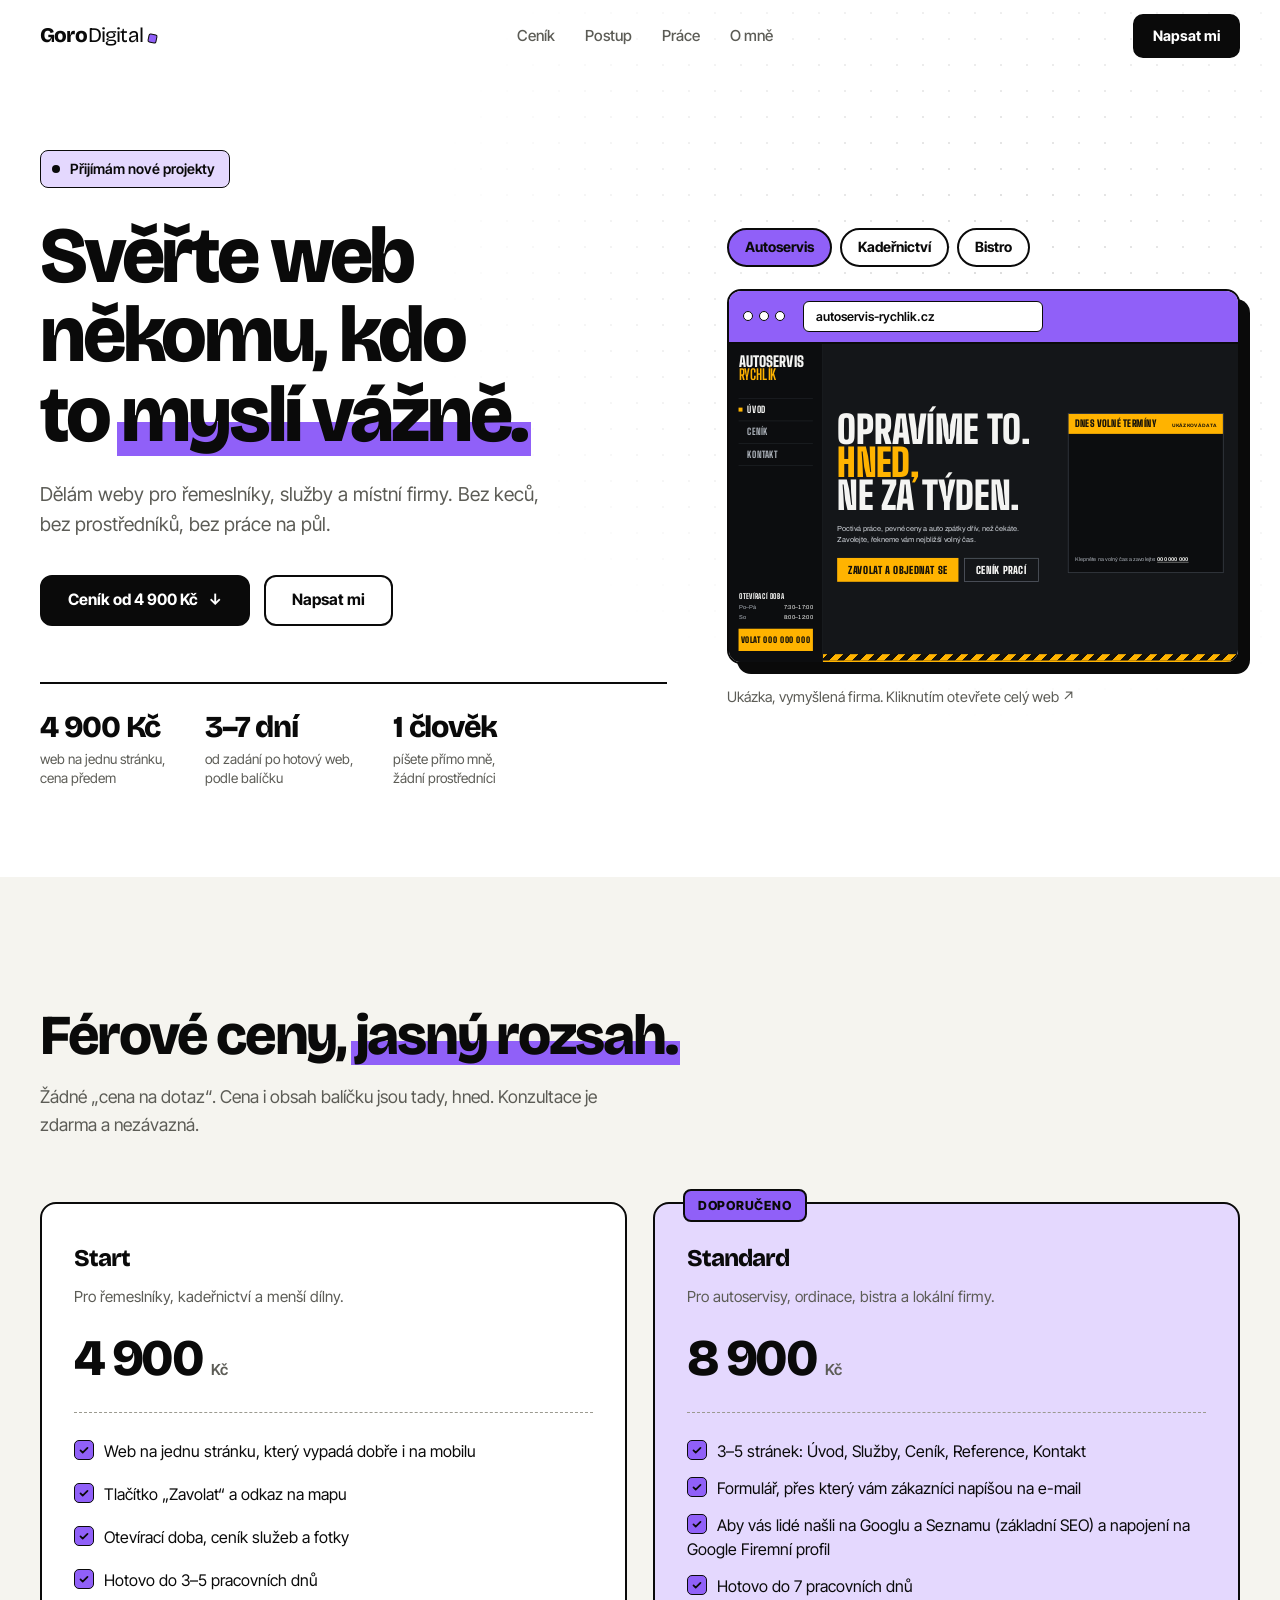
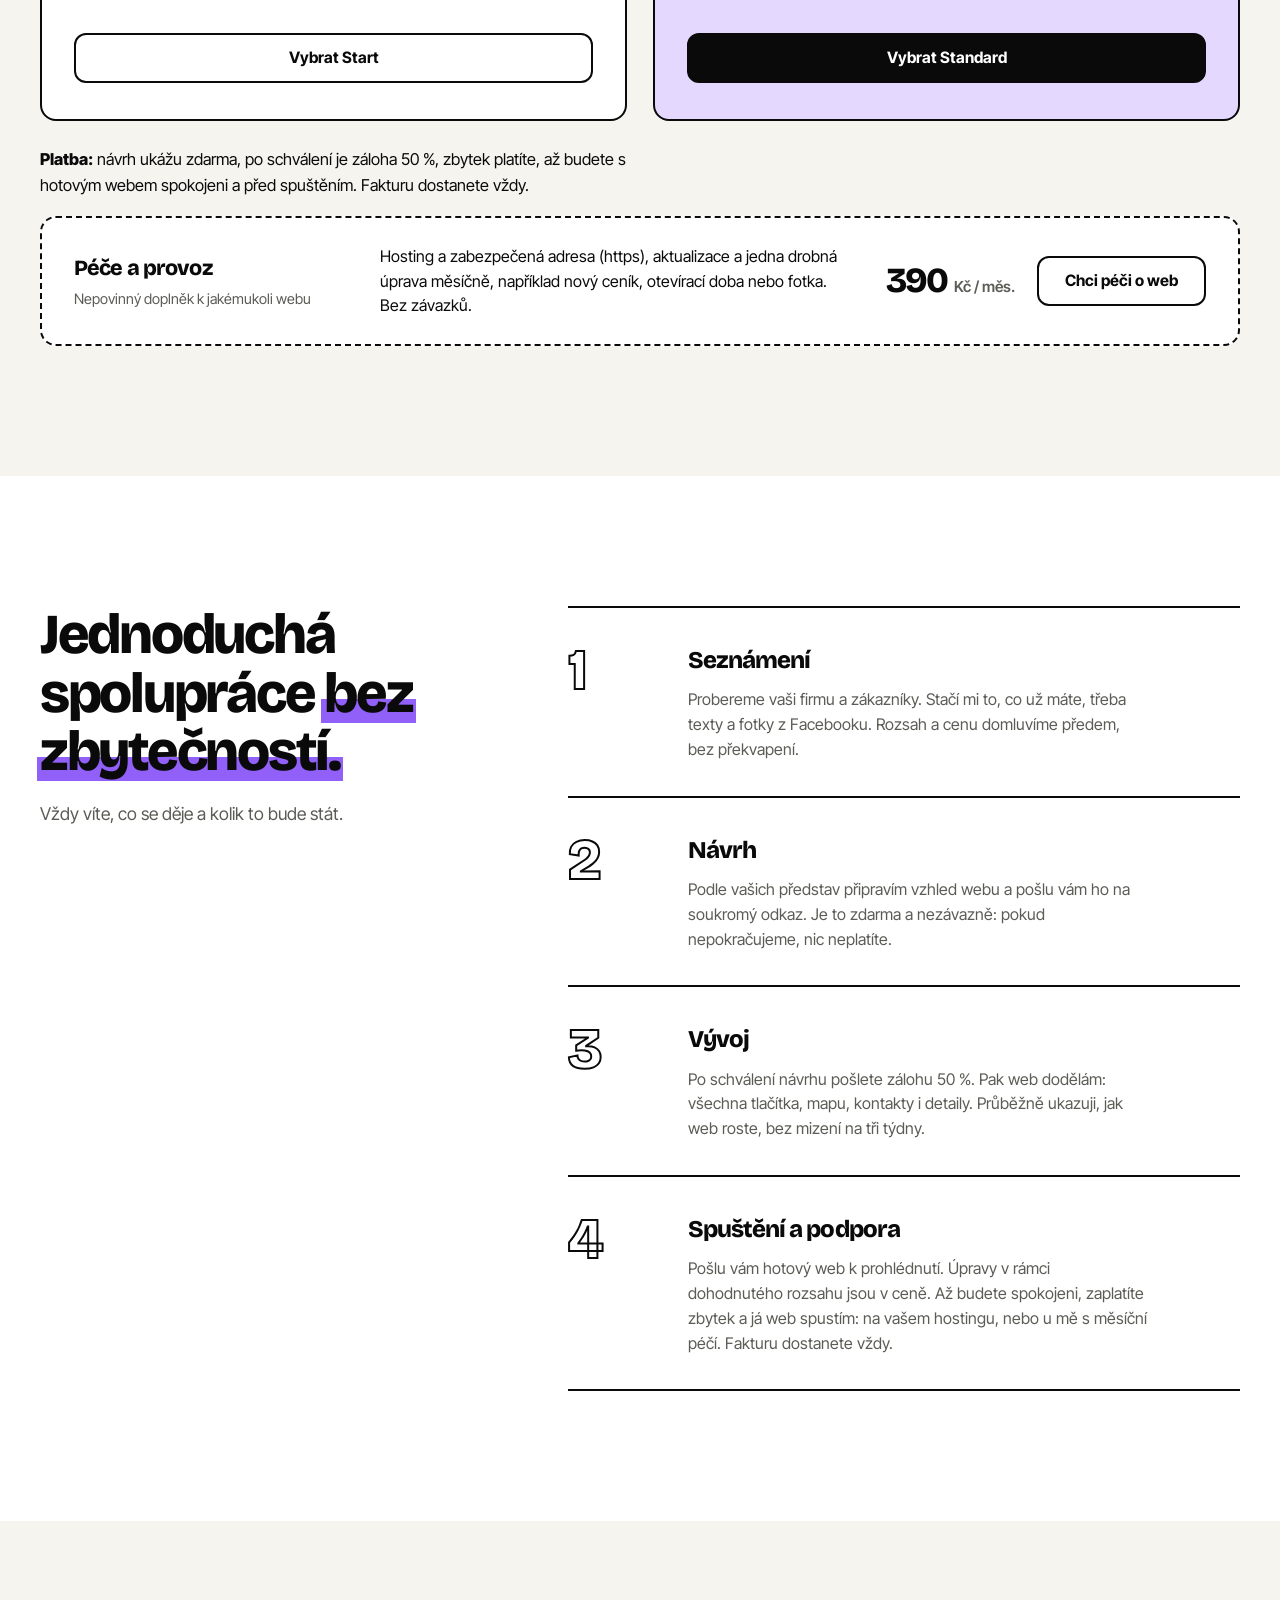
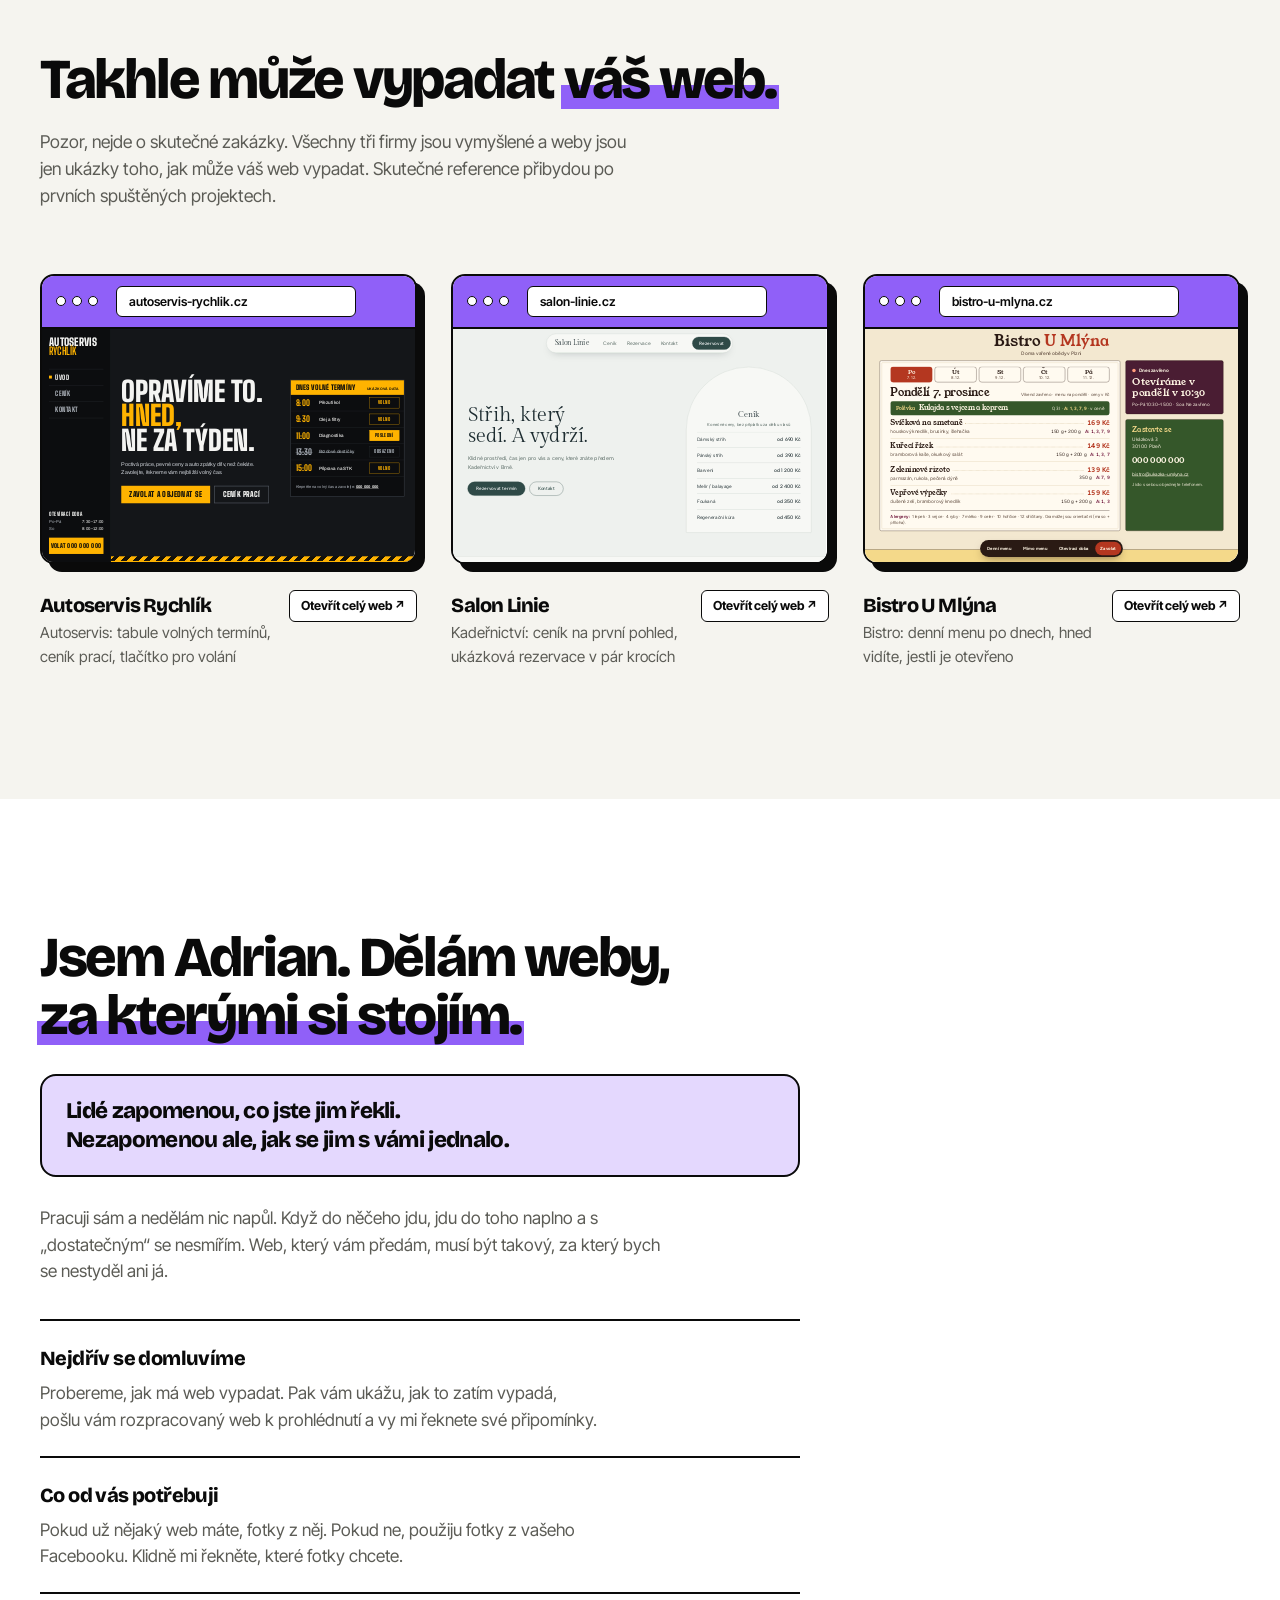
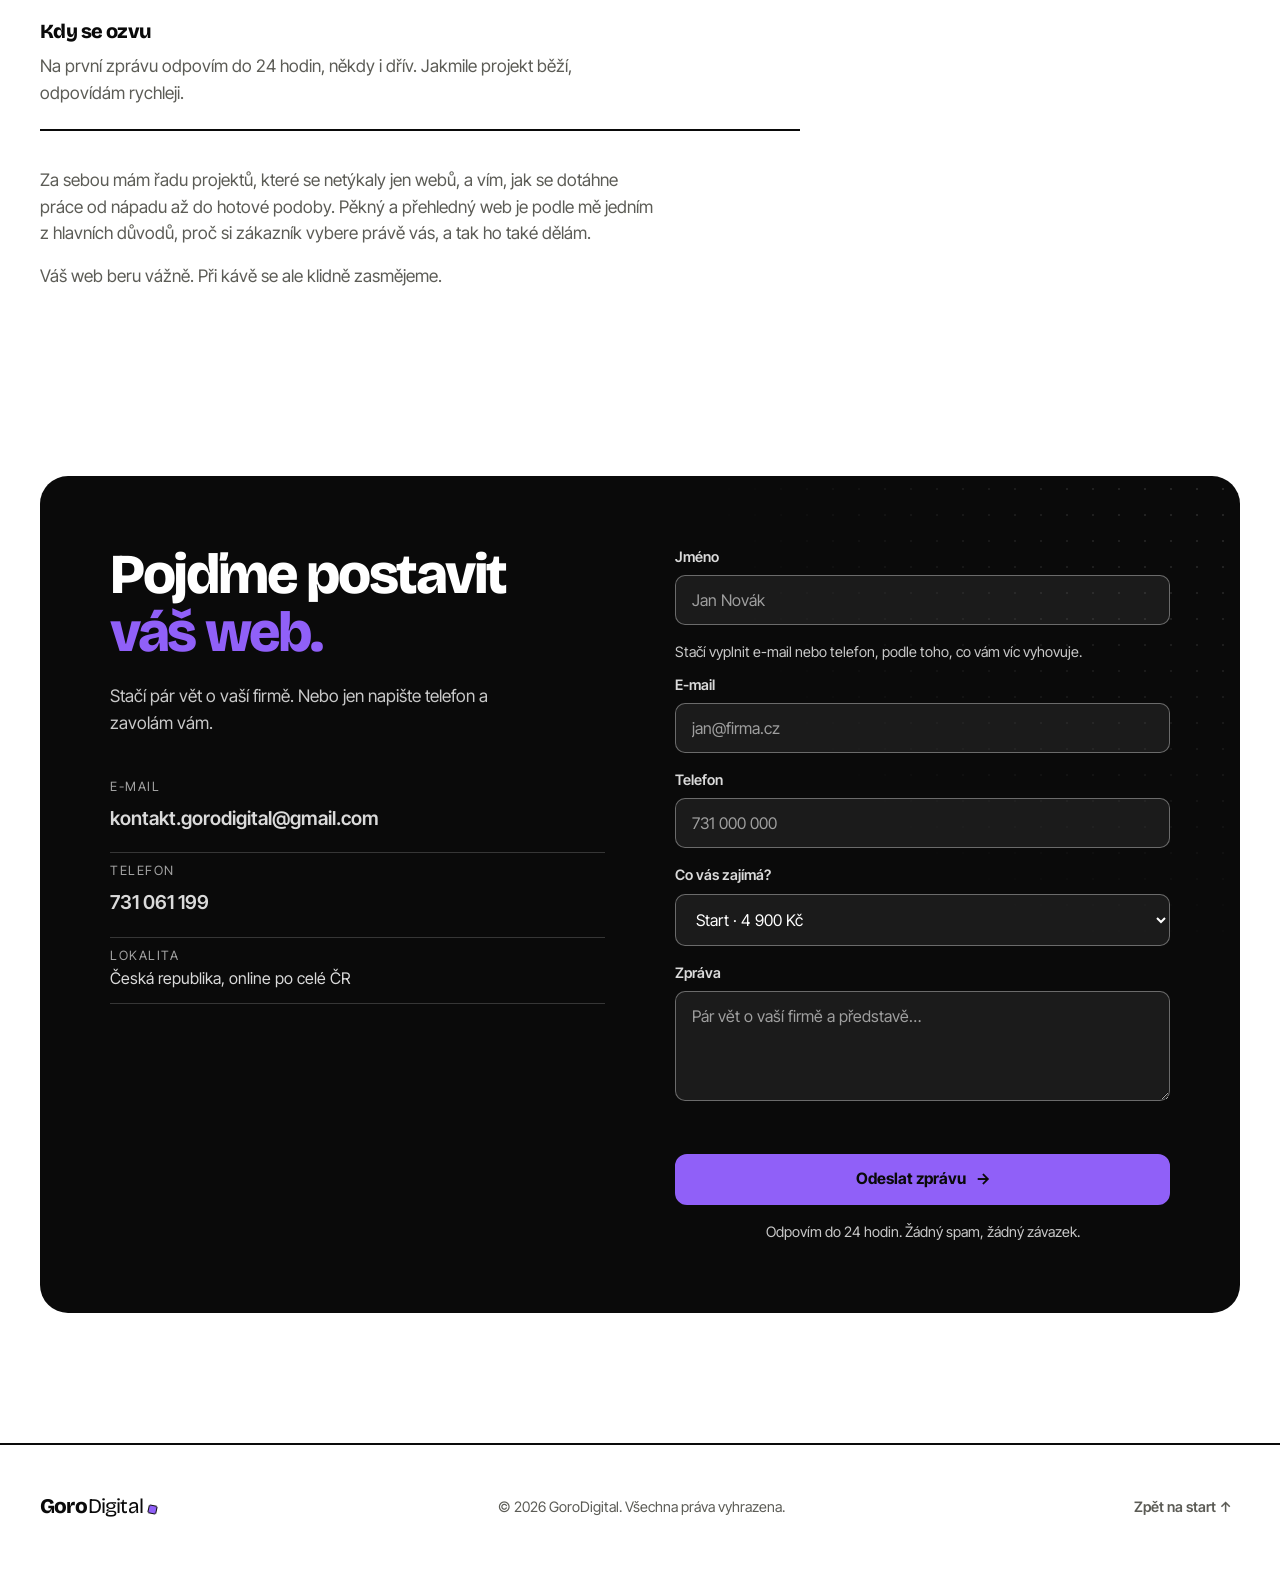
<file: index.html>
<!doctype html>
<html lang="cs">
<head>
  <meta charset="utf-8">
  <meta name="viewport" content="width=device-width, initial-scale=1, viewport-fit=cover">
  <title>GoroDigital – weby pro řemeslníky a místní firmy</title>
  <meta name="description" content="GoroDigital vytváří rychlé, moderní a přehledné weby pro řemeslníky, autoservisy, kadeřnictví a místní firmy. Návrh, vývoj i správa na jednom místě.">
  <meta name="theme-color" content="#ffffff">
  <link rel="canonical" href="https://gorodigital.kontakt-gorodigital.workers.dev/">

  <!-- Social sharing -->
  <meta property="og:type" content="website">
  <meta property="og:locale" content="cs_CZ">
  <meta property="og:site_name" content="GoroDigital">
  <meta property="og:title" content="GoroDigital – weby pro řemeslníky a místní firmy">
  <meta property="og:description" content="Rychlé, přehledné a moderní weby pro řemeslníky, autoservisy, kadeřnictví a místní firmy. Jednostránkový web od 4 900 Kč.">
  <meta property="og:url" content="https://gorodigital.kontakt-gorodigital.workers.dev/">
  <meta property="og:image" content="https://gorodigital.kontakt-gorodigital.workers.dev/og-image.png">
  <meta property="og:image:width" content="1200">
  <meta property="og:image:height" content="630">
  <meta property="og:image:alt" content="GoroDigital – Svěřte web někomu, kdo to myslí vážně">
  <meta name="twitter:card" content="summary_large_image">
  <meta name="twitter:title" content="GoroDigital – weby pro řemeslníky a místní firmy">
  <meta name="twitter:description" content="Rychlé, přehledné a moderní weby pro řemeslníky a místní firmy.">
  <meta name="twitter:image" content="https://gorodigital.kontakt-gorodigital.workers.dev/og-image.png">

  <!-- Structured data for Google -->
  <script type="application/ld+json">
  {
    "@context": "https://schema.org",
    "@type": "ProfessionalService",
    "name": "GoroDigital",
    "description": "Tvorba webů pro řemeslníky, autoservisy, kadeřnictví, bistra a místní firmy.",
    "url": "https://gorodigital.kontakt-gorodigital.workers.dev/",
    "image": "https://gorodigital.kontakt-gorodigital.workers.dev/og-image.png",
    "telephone": "+420731061199",
    "email": "kontakt.gorodigital@gmail.com",
    "areaServed": { "@type": "Country", "name": "Česká republika" },
    "priceRange": "4 900 – 8 900 Kč",
    "makesOffer": [
      { "@type": "Offer", "name": "Start – jednostránkový web", "price": "4900", "priceCurrency": "CZK" },
      { "@type": "Offer", "name": "Standard – vícestránkový web", "price": "8900", "priceCurrency": "CZK" },
      { "@type": "Offer", "name": "Péče a provoz (měsíčně)", "price": "390", "priceCurrency": "CZK" }
    ]
  }
  </script>
  <link rel="icon" href="/favicon.ico" sizes="any">
  <link rel="icon" type="image/png" sizes="32x32" href="/favicon-32.png">
  <link rel="icon" type="image/png" sizes="192x192" href="/favicon-192.png">
  <link rel="apple-touch-icon" href="/apple-touch-icon.png">
  <link rel="preconnect" href="https://fonts.googleapis.com">
  <link rel="preconnect" href="https://fonts.gstatic.com" crossorigin>
  <link href="https://fonts.googleapis.com/css2?family=Bricolage+Grotesque:opsz,wght@12..96,400;12..96,800&family=Inter+Tight:wght@400;500;600;700&display=swap" rel="stylesheet">
  <link rel="stylesheet" href="styles.css">
</head>
<body>

<header class="nav" id="nav">
  <a href="#top" class="logo" aria-label="GoroDigital, zpět na začátek">Goro<span>Digital</span><i></i></a>
  <nav class="nav__links" id="navLinks" aria-label="Hlavní navigace">
    <a href="#cenik">Ceník</a>
    <a href="#postup">Postup</a>
    <a href="#prace">Práce</a>
    <a href="#o-mne">O mně</a>
  </nav>
  <a href="#kontakt" class="btn btn--dark btn--sm nav__cta">Napsat mi</a>
  <button class="burger" id="burger" type="button" aria-label="Otevřít menu" aria-expanded="false" aria-controls="navLinks"><span></span><span></span></button>
</header>

<main id="top">

  <!-- HERO -->
  <section class="hero">
    <div class="hero__glow" aria-hidden="true"></div>
    <div class="wrap hero__grid">
      <div class="hero__text">
        <p class="eyebrow reveal"><b class="dot"></b> Přijímám nové projekty</p>
        <h1 class="reveal">Svěřte web někomu, kdo to <em>myslí vážně.</em></h1>
        <p class="lead reveal">Dělám weby pro řemeslníky, služby a místní firmy. Bez keců, bez prostředníků, bez práce na půl.</p>
        <div class="hero__actions reveal">
          <a href="#cenik" class="btn btn--dark">Ceník od 4&nbsp;900&nbsp;Kč <span class="arr" aria-hidden="true">↓</span></a>
          <a href="#kontakt" class="btn btn--ghost hero__write">Napsat mi</a>
        </div>
        <ul class="hero__facts reveal">
          <li><strong>4 900 Kč</strong><small>web na jednu stránku,<br>cena předem</small></li>
          <li><strong>3–7 dní</strong><small>od zadání po hotový web,<br>podle balíčku</small></li>
          <li><strong>1 člověk</strong><small>píšete přímo mně,<br>žádní prostředníci</small></li>
        </ul>
      </div>

      <!-- Přepínač webů. Nový web (třeba skutečný klient): přidejte tlačítko do .switch
           (data-kind="client") a stejný iframe do .thumb, ve stejném pořadí. -->
      <div class="hero__visual reveal" id="showcase">
        <div class="switch" role="group" aria-label="Ukázky webů">
          <button type="button" class="switch__btn is-on" aria-pressed="true" data-href="demo/autoservis/" data-host="autoservis-rychlik.cz" data-kind="demo">Autoservis</button>
          <button type="button" class="switch__btn" aria-pressed="false" data-href="demo/salon/" data-host="salon-linie.cz" data-kind="demo">Kadeřnictví</button>
          <button type="button" class="switch__btn" aria-pressed="false" data-href="demo/bistro/" data-host="bistro-u-mlyna.cz" data-kind="demo">Bistro</button>
        </div>
        <a class="showcase__link" id="showcaseLink" href="demo/autoservis/" target="_blank" rel="noopener" aria-label="Otevřít vybraný ukázkový web">
          <div class="browser">
            <div class="browser__bar"><i></i><i></i><i></i><span id="showcaseHost">autoservis-rychlik.cz</span></div>
            <div class="thumb">
              <iframe class="is-on" src="demo/autoservis/" title="" loading="lazy" scrolling="no" tabindex="-1" aria-hidden="true"></iframe>
              <iframe src="demo/salon/" title="" loading="lazy" scrolling="no" tabindex="-1" aria-hidden="true"></iframe>
              <iframe src="demo/bistro/" title="" loading="lazy" scrolling="no" tabindex="-1" aria-hidden="true"></iframe>
            </div>
          </div>
        </a>
        <p class="showcase__note" id="showcaseNote">Ukázka, vymyšlená firma. Kliknutím otevřete celý web ↗</p>
      </div>
    </div>
  </section>

  <!-- CENÍK -->
  <section class="section section--tint" id="cenik">
    <div class="wrap">
      <div class="head reveal">
        <h2>Férové ceny, <em>jasný rozsah.</em></h2>
        <p class="sub">Žádné „cena na dotaz“. Cena i obsah balíčku jsou tady, hned. Konzultace je zdarma a nezávazná.</p>
      </div>
      <div class="plans">
        <article class="plan reveal">
          <h3>Start</h3>
          <p class="plan__d">Pro řemeslníky, kadeřnictví a menší dílny.</p>
          <p class="price">4 900 <small>Kč</small></p>
          <ul>
            <li>Web na jednu stránku, který vypadá dobře i na mobilu</li>
            <li>Tlačítko „Zavolat“ a odkaz na mapu</li>
            <li>Otevírací doba, ceník služeb a fotky</li>
            <li>Hotovo do 3–5 pracovních dnů</li>
          </ul>
          <a href="#kontakt" class="btn btn--ghost btn--full" data-plan="start">Vybrat Start</a>
        </article>
        <article class="plan plan--pop reveal">
          <span class="badge">Doporučeno</span>
          <h3>Standard</h3>
          <p class="plan__d">Pro autoservisy, ordinace, bistra a lokální firmy.</p>
          <p class="price">8 900 <small>Kč</small></p>
          <ul>
            <li>3–5 stránek: Úvod, Služby, Ceník, Reference, Kontakt</li>
            <li>Formulář, přes který vám zákazníci napíšou na e-mail</li>
            <li>Aby vás lidé našli na Googlu a Seznamu (základní SEO) a napojení na Google Firemní profil</li>
            <li>Hotovo do 7 pracovních dnů</li>
          </ul>
          <a href="#kontakt" class="btn btn--dark btn--full" data-plan="standard">Vybrat Standard</a>
        </article>
      </div>
      <p class="payment reveal"><strong>Platba:</strong> návrh ukážu zdarma, po schválení je záloha 50 %, zbytek platíte, až budete s hotovým webem spokojeni a před spuštěním. Fakturu dostanete vždy.</p>
      <div class="addon reveal">
        <div class="addon__title">
          <h3>Péče a provoz</h3>
          <p>Nepovinný doplněk k jakémukoli webu</p>
        </div>
        <p class="addon__text">Hosting a zabezpečená adresa (https), aktualizace a jedna drobná úprava měsíčně, například nový ceník, otevírací doba nebo fotka. Bez závazků.</p>
        <div class="addon__buy">
          <p class="price price--sm">390 <small>Kč / měs.</small></p>
          <a href="#kontakt" class="btn btn--ghost" data-plan="care">Chci péči o web</a>
        </div>
      </div>
    </div>
  </section>

  <!-- POSTUP -->
  <section class="section" id="postup">
    <div class="wrap steps-wrap">
      <div class="head reveal">
        <h2>Jednoduchá spolupráce <em>bez zbytečností.</em></h2>
        <p class="sub">Vždy víte, co se děje a kolik to bude stát.</p>
      </div>
      <ol class="steps">
        <li class="reveal"><span class="n">1</span><div><h3>Seznámení</h3><p>Probereme vaši firmu a zákazníky. Stačí mi to, co už máte, třeba texty a fotky z Facebooku. Rozsah a cenu domluvíme předem, bez překvapení.</p></div></li>
        <li class="reveal"><span class="n">2</span><div><h3>Návrh</h3><p>Podle vašich představ připravím vzhled webu a pošlu vám ho na soukromý odkaz. Je to zdarma a nezávazně: pokud nepokračujeme, nic neplatíte.</p></div></li>
        <li class="reveal"><span class="n">3</span><div><h3>Vývoj</h3><p>Po schválení návrhu pošlete zálohu 50 %. Pak web dodělám: všechna tlačítka, mapu, kontakty i detaily. Průběžně ukazuji, jak web roste, bez mizení na tři týdny.</p></div></li>
        <li class="reveal"><span class="n">4</span><div><h3>Spuštění a podpora</h3><p>Pošlu vám hotový web k prohlédnutí. Úpravy v rámci dohodnutého rozsahu jsou v ceně. Až budete spokojeni, zaplatíte zbytek a já web spustím: na vašem hostingu, nebo u mě s měsíční péčí. Fakturu dostanete vždy.</p></div></li>
      </ol>
    </div>
  </section>

  <!-- PRÁCE -->
  <section class="section section--tint" id="prace">
    <div class="wrap">
      <div class="head reveal">
        <h2>Takhle může vypadat <em>váš web.</em></h2>
        <p class="sub">Pozor, nejde o skutečné zakázky. Všechny tři firmy jsou vymyšlené a weby jsou jen ukázky toho, jak může váš web vypadat. Skutečné reference přibydou po prvních spuštěných projektech.</p>
      </div>
      <div class="work">
        <a href="demo/autoservis/" target="_blank" rel="noopener" class="work__item reveal" aria-label="Otevřít ukázku: Autoservis Rychlík">
          <div class="browser">
            <div class="browser__bar"><i></i><i></i><i></i><span>autoservis-rychlik.cz</span></div>
            <div class="thumb"><iframe src="demo/autoservis/" title="" loading="lazy" scrolling="no" tabindex="-1" aria-hidden="true"></iframe></div>
          </div>
          <div class="work__meta"><div><h3>Autoservis Rychlík</h3><p>Autoservis: tabule volných termínů, ceník prací, tlačítko pro volání</p></div><span class="tag">Otevřít celý web ↗</span></div>
        </a>
        <a href="demo/salon/" target="_blank" rel="noopener" class="work__item reveal" aria-label="Otevřít ukázku: Salon Linie">
          <div class="browser">
            <div class="browser__bar"><i></i><i></i><i></i><span>salon-linie.cz</span></div>
            <div class="thumb"><iframe src="demo/salon/" title="" loading="lazy" scrolling="no" tabindex="-1" aria-hidden="true"></iframe></div>
          </div>
          <div class="work__meta"><div><h3>Salon Linie</h3><p>Kadeřnictví: ceník na první pohled, ukázková rezervace v pár krocích</p></div><span class="tag">Otevřít celý web ↗</span></div>
        </a>
        <a href="demo/bistro/" target="_blank" rel="noopener" class="work__item reveal" aria-label="Otevřít ukázku: Bistro U Mlýna">
          <div class="browser">
            <div class="browser__bar"><i></i><i></i><i></i><span>bistro-u-mlyna.cz</span></div>
            <div class="thumb"><iframe src="demo/bistro/" title="" loading="lazy" scrolling="no" tabindex="-1" aria-hidden="true"></iframe></div>
          </div>
          <div class="work__meta"><div><h3>Bistro U Mlýna</h3><p>Bistro: denní menu po dnech, hned vidíte, jestli je otevřeno</p></div><span class="tag">Otevřít celý web ↗</span></div>
        </a>
      </div>
    </div>
  </section>

  <!-- O MNĚ -->
  <section class="section" id="o-mne">
    <div class="wrap about">
      <div class="about__text reveal">
        <h2>Jsem Adrian. Dělám weby, <em>za kterými si stojím.</em></h2>
        <blockquote class="pull">Lidé zapomenou, co jste jim řekli. Nezapomenou ale, jak se jim s vámi jednalo.</blockquote>
        <p>Pracuji sám a nedělám nic napůl. Když do něčeho jdu, jdu do toho naplno a s „dostatečným“ se nesmířím. Web, který vám předám, musí být takový, za který bych se nestyděl ani já.</p>
        <ul class="how">
          <li>
            <h3>Nejdřív se domluvíme</h3>
            <p>Probereme, jak má web vypadat. Pak vám ukážu, jak to zatím vypadá, pošlu vám rozpracovaný web k prohlédnutí a vy mi řeknete své připomínky.</p>
          </li>
          <li>
            <h3>Co od vás potřebuji</h3>
            <p>Pokud už nějaký web máte, fotky z něj. Pokud ne, použiju fotky z vašeho Facebooku. Klidně mi řekněte, které fotky chcete.</p>
          </li>
          <li>
            <h3>Kdy se ozvu</h3>
            <p>Na první zprávu odpovím do 24 hodin, někdy i dřív. Jakmile projekt běží, odpovídám rychleji.</p>
          </li>
        </ul>
        <p>Za sebou mám řadu projektů, které se netýkaly jen webů, a vím, jak se dotáhne práce od nápadu až do hotové podoby. Pěkný a přehledný web je podle mě jedním z hlavních důvodů, proč si zákazník vybere právě vás, a tak ho také dělám.</p>
        <p>Váš web beru vážně. Při kávě se ale klidně zasmějeme.</p>
      </div>
    </div>
  </section>

  <!-- KONTAKT -->
  <section class="section contact" id="kontakt">
    <div class="wrap">
      <div class="contact__box">
        <div class="contact__side reveal">
          <h2>Pojďme postavit <em>váš web.</em></h2>
          <p>Stačí pár vět o vaší firmě. Nebo jen napište telefon a zavolám vám.</p>
          <ul class="contact__list">
            <li><span>E-mail</span><a href="mailto:kontakt.gorodigital@gmail.com">kontakt.gorodigital@gmail.com</a></li>
            <li><span>Telefon</span><a href="tel:+420731061199">731 061 199</a></li>
            <li><span>Lokalita</span>Česká republika, online po celé ČR</li>
          </ul>
        </div>
        <form class="form reveal" id="form" novalidate>
          <div class="hp" aria-hidden="true"><label>Web <input type="text" name="company_url" tabindex="-1" autocomplete="off"></label></div>
          <div class="field">
            <label for="f-name">Jméno</label>
            <input id="f-name" name="name" type="text" autocomplete="name" placeholder="Jan Novák" aria-describedby="e-name">
            <p class="err" id="e-name"></p>
          </div>
          <p class="hint">Stačí vyplnit e-mail nebo telefon, podle toho, co vám víc vyhovuje.</p>
          <div class="field">
            <label for="f-email">E-mail</label>
            <input id="f-email" name="email" type="email" inputmode="email" autocomplete="email" autocapitalize="off" placeholder="jan@firma.cz" aria-describedby="e-email">
            <p class="err" id="e-email"></p>
          </div>
          <div class="field">
            <label for="f-phone">Telefon</label>
            <input id="f-phone" name="phone" type="tel" inputmode="tel" autocomplete="tel" placeholder="731 000 000" aria-describedby="e-phone">
            <p class="err" id="e-phone"></p>
          </div>
          <div class="field">
            <label for="f-type">Co vás zajímá?</label>
            <select id="f-type" name="type">
              <option value="start">Start · 4 900 Kč</option>
              <option value="standard">Standard · 8 900 Kč</option>
              <option value="care">Péče a provoz · 390 Kč/měs.</option>
              <option value="other">Zatím nevím</option>
            </select>
          </div>
          <div class="field">
            <label for="f-msg">Zpráva</label>
            <textarea id="f-msg" name="msg" rows="4" placeholder="Pár vět o vaší firmě a představě…" aria-describedby="e-msg"></textarea>
            <p class="err" id="e-msg"></p>
          </div>
          <p class="form__note" id="formNote" role="status" aria-live="polite"></p>
          <button class="btn btn--light btn--full" type="submit">Odeslat zprávu <span class="arr" aria-hidden="true">→</span></button>
          <p class="reassure">Odpovím do 24 hodin. Žádný spam, žádný závazek.</p>
        </form>
        <div class="sent" id="sent" hidden tabindex="-1" role="status">
          <span class="sent__icon" aria-hidden="true"><svg viewBox="0 0 24 24"><path d="m5 12.5 4.5 4.5L19 7.5"/></svg></span>
          <h3>Zpráva je odeslána</h3>
          <p id="sentWho"></p>
          <p>Nemůžete čekat? <a href="tel:+420731061199">Zavolejte 731 061 199</a>.</p>
          <button type="button" class="btn btn--outline-light" id="again">Poslat další zprávu</button>
        </div>
      </div>
    </div>
  </section>

</main>

<footer class="footer">
  <div class="wrap footer__in">
    <a href="#top" class="logo" aria-label="GoroDigital, zpět na začátek">Goro<span>Digital</span><i></i></a>
    <p>© <span id="year"></span> GoroDigital. Všechna práva vyhrazena.</p>
    <a href="#top" class="totop">Zpět na start ↑</a>
  </div>
</footer>

<nav class="callbar" id="callbar" aria-label="Rychlý kontakt">
  <a class="btn btn--dark" href="tel:+420731061199">Zavolat 731 061 199</a>
  <a class="btn btn--ghost" href="#kontakt">Napsat mi</a>
</nav>

<script src="script.js"></script>
</body>
</html>
</file>
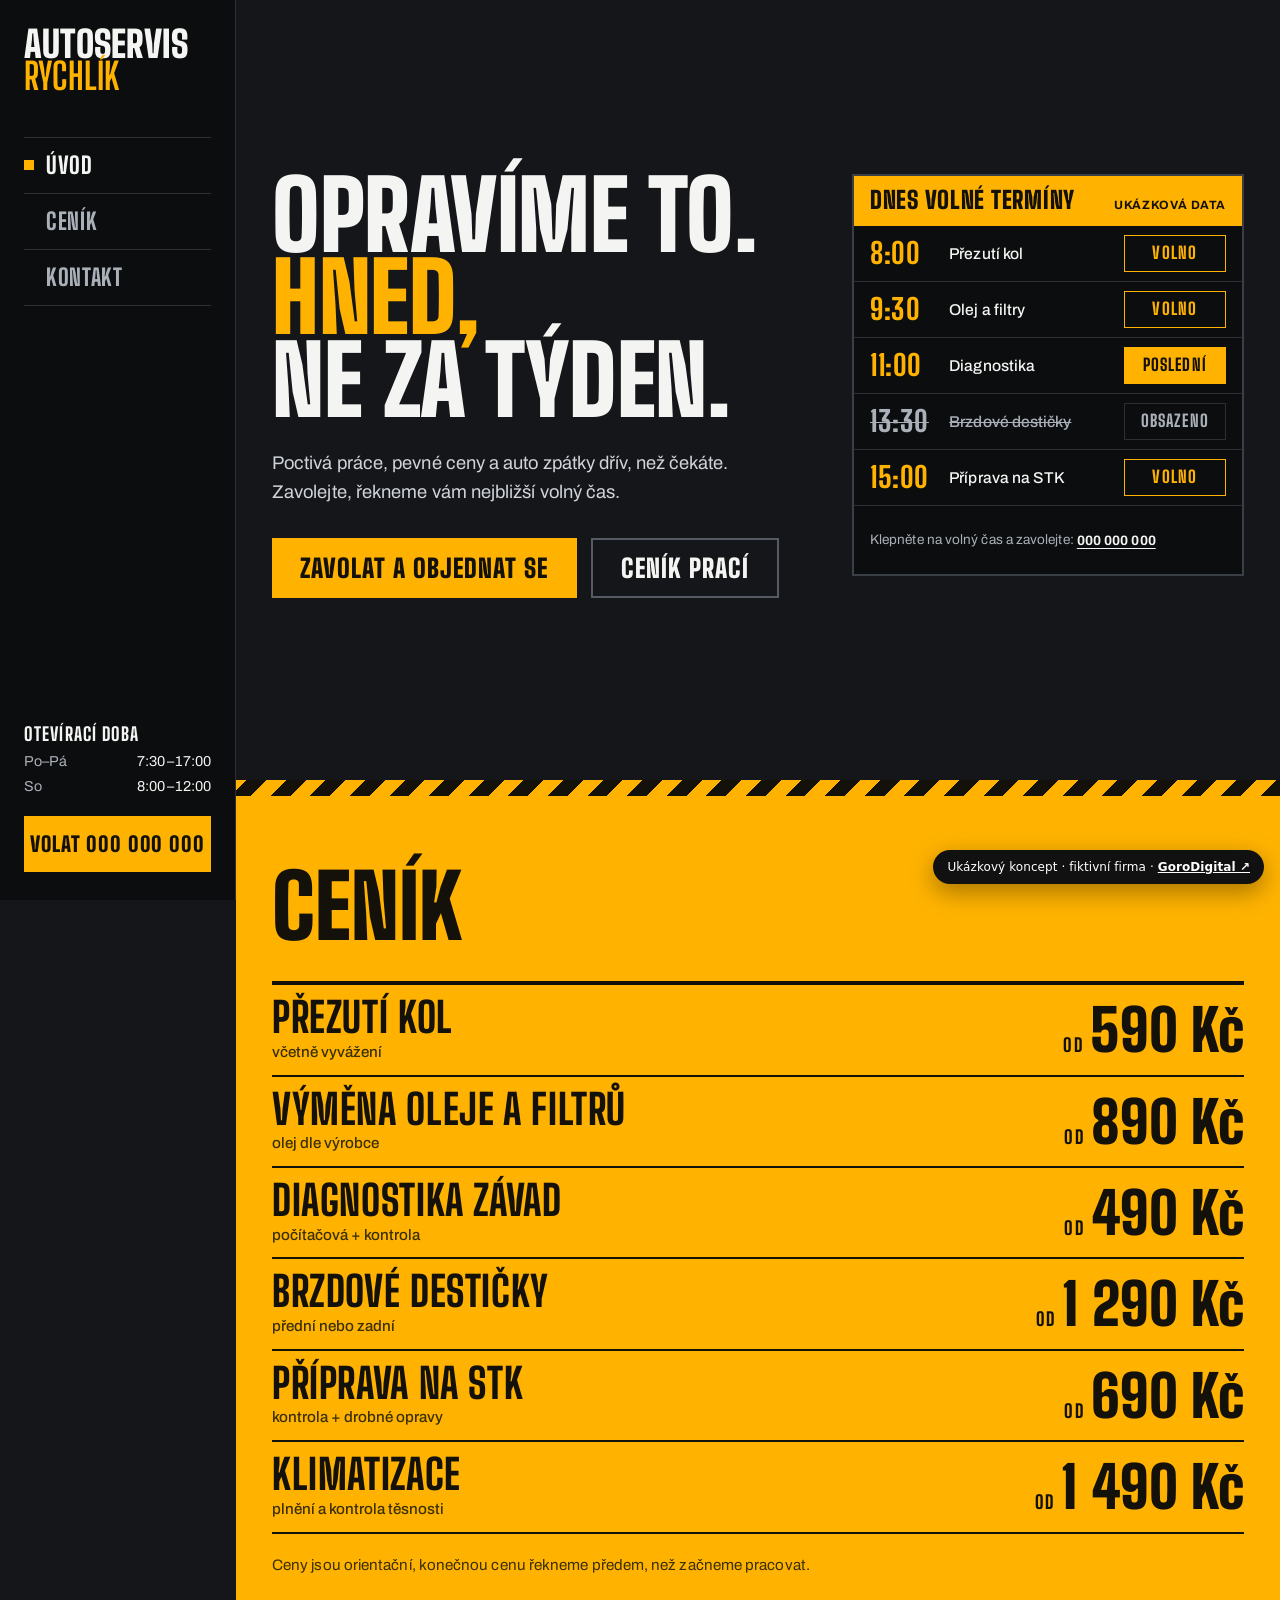
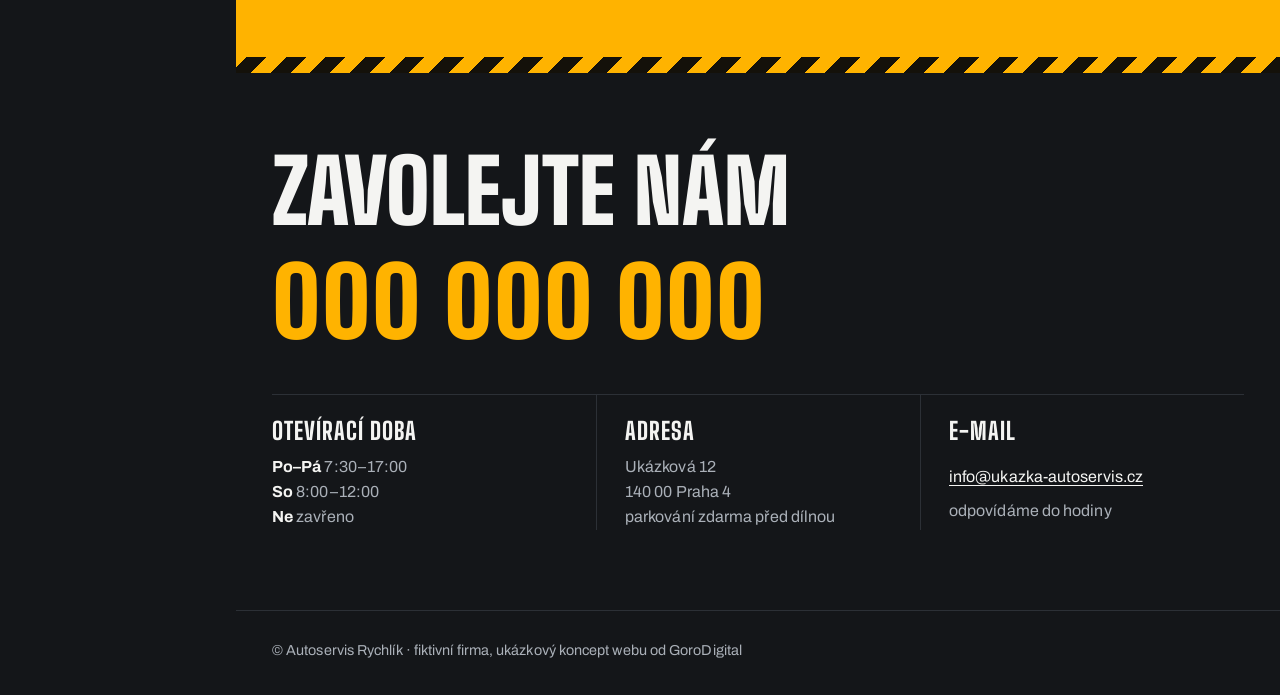
<file: demo/autoservis/index.html>
<!doctype html>
<html lang="cs">
<head>
<meta charset="utf-8">
<meta name="viewport" content="width=device-width, initial-scale=1">
<meta name="robots" content="noindex, nofollow">
<title>Autoservis Rychlík – ukázkový koncept</title>
<link rel="preconnect" href="https://fonts.googleapis.com">
<link rel="preconnect" href="https://fonts.gstatic.com" crossorigin>
<link href="https://fonts.googleapis.com/css2?family=Archivo:wght@400;500;700&family=Big+Shoulders+Display:wght@700;800;900&display=swap" rel="stylesheet">
<style>
:root{--bg:#141619;--deep:#0c0d0f;--line:#2c3036;--sig:#ffb300;--tx:#f4f4f2;--mu:#aab0b8;--ink:#14110a;
  --disp:'Big Shoulders Display','Arial Narrow',Impact,sans-serif;--body:Archivo,system-ui,sans-serif}
*{box-sizing:border-box;margin:0;padding:0}
html{scroll-behavior:smooth;scrollbar-color:#3a3f46 var(--deep)}
body{font-family:var(--body);background:var(--bg);color:var(--tx);line-height:1.55;letter-spacing:.005em;font-size:1rem;-webkit-font-smoothing:antialiased}
p{text-wrap:pretty}
::selection{background:var(--sig);color:var(--ink)}
a{color:inherit;text-decoration:none}
:focus-visible{outline:3px solid var(--sig);outline-offset:3px}
.sign :focus-visible{outline-color:var(--ink)}
.in-frame .demo-tag{position:fixed;right:16px;bottom:16px;z-index:60;background:#111;color:#fff;font:500 12px/1 system-ui,sans-serif;padding:9px 14px;border-radius:99px;box-shadow:0 8px 24px rgba(0,0,0,.35)}
.demo-tag{position:fixed;right:16px;bottom:16px;z-index:60;background:#111;color:#fff;font:500 12px/1 system-ui,sans-serif;padding:11px 14px;border-radius:99px;box-shadow:0 8px 24px rgba(0,0,0,.35)}
.demo-tag a{font-weight:700;text-decoration:underline}
.in-frame .demo-tag{display:none}

.shell{display:grid;grid-template-columns:236px 1fr;min-height:100vh}
main{min-width:0}
.wrap{width:min(1120px,100% - 72px);margin-inline:auto}

/* sidebar: the workshop pillar */
.side{position:sticky;top:0;height:100vh;display:flex;flex-direction:column;padding:28px 24px;background:var(--deep);border-right:1px solid var(--line)}
.logo{font:900 2.3rem/.88 var(--disp);text-transform:uppercase;letter-spacing:.005em;display:block}
.logo b{display:block;color:var(--sig)}
.side nav{display:flex;flex-direction:column;margin-top:44px;border-top:1px solid var(--line)}
.side nav a{display:flex;align-items:center;gap:12px;min-height:56px;border-bottom:1px solid var(--line);font:800 1.45rem/1 var(--disp);text-transform:uppercase;letter-spacing:.03em;color:var(--mu)}
.side nav a::before{content:"";width:10px;height:10px;background:transparent;flex:none}
.side nav a:hover,.side nav a.on{color:var(--tx)}
.side nav a:hover::before,.side nav a.on::before{background:var(--sig)}
.hrs{margin-top:auto;font-size:.9rem;color:var(--mu);line-height:1.7}
.hrs b{display:block;font:800 1.15rem/1 var(--disp);text-transform:uppercase;letter-spacing:.06em;color:var(--tx);margin-bottom:6px}
.hrs span{display:flex;justify-content:space-between;gap:8px}
.call{display:flex;align-items:center;justify-content:center;min-height:56px;background:var(--sig);color:var(--ink);font:900 1.5rem/1 var(--disp);text-transform:uppercase;letter-spacing:.04em;padding:0 18px;transition:background .15s}
.side .call{margin-top:18px;font-size:1.3rem;white-space:nowrap;padding:0 8px}
.call:hover{background:#fff}

/* hero */
.hero{display:flex;align-items:center;min-height:min(100vh,780px);padding:56px 0 64px}
.hero .wrap{display:grid;grid-template-columns:minmax(0,1fr) 392px;gap:40px;align-items:start}
h1{font:900 clamp(3.4rem,8.4vw,6rem)/.86 var(--disp);text-transform:uppercase;letter-spacing:-.005em;text-wrap:balance}
h1 span{color:var(--sig)}
.lead{margin-top:28px;font-size:1.15rem;color:#d0d4da;max-width:46ch}
.cta{display:flex;gap:14px;margin-top:32px;flex-wrap:wrap}
.btn{display:inline-flex;align-items:center;min-height:60px;padding:0 28px;font:900 1.6rem/1 var(--disp);text-transform:uppercase;letter-spacing:.04em}
.btn--sig{background:var(--sig);color:var(--ink);transition:background .15s}
.btn--sig:hover{background:#fff}
.btn--ol{border:2px solid #555b64;color:var(--tx)}
.btn--ol:hover{border-color:var(--sig);color:var(--sig)}

/* departures board */
.board{background:var(--deep);border:2px solid #3a3f46}
.board-head{display:flex;justify-content:space-between;align-items:baseline;gap:12px;background:var(--sig);color:var(--ink);padding:12px 16px}
.board-head h2{white-space:nowrap;font:900 1.5rem/1 var(--disp);text-transform:uppercase;letter-spacing:.03em;margin:0}
.board-head small{white-space:nowrap;font-weight:700;font-size:.75rem;text-transform:uppercase;letter-spacing:.05em}
.board ol{list-style:none}
.slot{display:grid;grid-template-columns:4.2rem 1fr auto;align-items:center;gap:12px;min-height:56px;padding:0 16px;border-bottom:1px solid var(--line);font-variant-numeric:tabular-nums;transform-origin:50% 0}
a.slot:hover{background:#1d2024}
.slot time{font:800 1.8rem/1 var(--disp);letter-spacing:.02em;color:var(--sig)}
.slot .what{font-weight:500;font-size:.98rem;line-height:1.25}
.slot .st{font:800 1.05rem/1 var(--disp);text-transform:uppercase;letter-spacing:.07em;padding:9px 10px;text-align:center;min-width:6.4rem}
.st.free{color:var(--sig);border:1px solid var(--sig)}
.st.last{background:var(--sig);color:var(--ink);border:1px solid var(--sig)}
.st.full{color:var(--mu);border:1px solid var(--line)}
.slot.is-full time,.slot.is-full .what{color:var(--mu);text-decoration:line-through;text-decoration-thickness:1px}
.board-foot{padding:12px 16px;font-size:.85rem;color:var(--mu)}
.board-foot a{display:inline-flex;align-items:center;min-height:44px;color:var(--tx);font-weight:700;text-decoration:underline;text-underline-offset:3px}

/* price sign */
.sign{background:var(--sig);color:var(--ink)}
.hazard{height:16px;background:repeating-linear-gradient(-45deg,var(--ink) 0 14px,var(--sig) 14px 28px)}
.sign .wrap{padding:72px 0 80px}
h2.big{font:900 clamp(3rem,7vw,5.5rem)/.88 var(--disp);text-transform:uppercase;margin-bottom:36px}
.prices{list-style:none;border-top:4px solid var(--ink)}
.prices li{display:grid;grid-template-columns:1fr auto;align-items:center;gap:20px;min-height:84px;padding:12px 0;border-bottom:2px solid var(--ink)}
.prices .n{font:800 clamp(1.7rem,3.4vw,2.6rem)/1 var(--disp);text-transform:uppercase;letter-spacing:.015em}
.prices .n small{display:block;font:500 .95rem/1.3 var(--body);text-transform:none;letter-spacing:0;margin-top:4px;color:#3a2f05}
.prices .p{font:900 clamp(2.1rem,5vw,3.6rem)/1 var(--disp);white-space:nowrap;text-align:right;font-variant-numeric:tabular-nums}
.prices .p i{font:800 1.15rem/1 var(--disp);font-style:normal;letter-spacing:.08em;margin-right:.35em;text-transform:uppercase}
.note{margin-top:20px;font-size:.95rem;color:#3a2f05;max-width:60ch}

/* contact */
#kontakt{padding:80px 0}
#kontakt h2{font:900 clamp(3rem,7vw,5.5rem)/.88 var(--disp);text-transform:uppercase;margin-bottom:28px}
.tel{display:inline-block;font:900 clamp(3.4rem,10vw,6rem)/.9 var(--disp);letter-spacing:.01em;color:var(--sig);min-height:44px;font-variant-numeric:tabular-nums}
.tel:hover{color:#fff}
.facts{display:grid;grid-template-columns:repeat(3,1fr);margin-top:48px;border-top:1px solid var(--line)}
.facts>div{padding:24px 28px 0 0}
.facts>div+div{padding-left:28px;border-left:1px solid var(--line)}
.facts h3{font:800 1.5rem/1 var(--disp);text-transform:uppercase;letter-spacing:.04em;margin-bottom:12px}
.facts p{color:var(--mu)}
.facts p b{color:var(--tx);font-weight:700}
.facts a{display:inline-flex;align-items:center;min-height:44px;text-decoration:underline;text-underline-offset:3px;color:var(--tx)}
footer{padding:28px 0 34px;border-top:1px solid var(--line);color:var(--mu);font-size:.9rem}

/* the one motion: the board flips in, row by row */
@media (prefers-reduced-motion:no-preference){
  .slot{animation:flip .55s cubic-bezier(.16,1,.3,1) both;animation-delay:calc(var(--i)*110ms + 150ms)}
  @keyframes flip{from{transform:rotateX(-88deg);opacity:0}to{transform:none;opacity:1}}
}

@media(max-width:1100px){
  .hero .wrap{grid-template-columns:1fr}
  .board{max-width:560px}
}
@media(max-width:860px){
  .shell{grid-template-columns:minmax(0,1fr)}
  .side{position:static;height:auto;flex-direction:row;align-items:center;justify-content:space-between;padding:12px 16px;border-right:0;border-bottom:1px solid var(--line)}
  .side nav,.hrs{display:none}
  .logo{font-size:1.7rem;display:flex;gap:.3em}
  .logo b{display:inline}
  .side .call{margin:0;min-height:48px;font-size:1.25rem}
  .wrap{width:calc(100% - 32px)}
  .hero{min-height:0;padding:36px 0 44px}
  .sign .wrap{padding:48px 0 56px}
  #kontakt{padding:52px 0}
  .facts{grid-template-columns:1fr}
  .facts>div,.facts>div+div{padding:22px 0;border-left:0;border-bottom:1px solid var(--line)}
}
@media(max-width:560px){.side .call .num{display:none}.logo{min-height:44px;align-items:center}}
@media(max-width:420px){
  .slot{grid-template-columns:3.6rem 1fr auto;gap:8px;padding:0 12px}
  .slot .st{min-width:0;font-size:.95rem;padding:9px 8px}
  .btn{flex:1;justify-content:center;white-space:nowrap;font-size:1.4rem;padding:0 16px}
  .slot .what{font-size:.92rem}
  .prices .p i{display:block;margin:0 0 2px}
}
@media(max-width:340px){.side .call{padding:0 10px;font-size:1.05rem}.logo{font-size:1.4rem}}
</style>
</head>
<body>
<div class="shell">
<aside class="side">
  <a class="logo" href="#">Autoservis <b>Rychlík</b></a>
  <nav aria-label="Hlavní navigace">
    <a class="on" href="#" aria-current="page">Úvod</a>
    <a href="#sluzby">Ceník</a>
    <a href="#kontakt">Kontakt</a>
  </nav>
  <div class="hrs"><b>Otevírací doba</b><span>Po–Pá <em style="font-style:normal;color:var(--tx)">7:30–17:00</em></span><span>So <em style="font-style:normal;color:var(--tx)">8:00–12:00</em></span></div>
  <a class="call" href="tel:000000000">Volat<span class="num">&nbsp;000 000 000</span></a>
</aside>
<main>
<div class="hero">
  <div class="wrap">
    <div>
      <h1>Opravíme to.<br><span>Hned,</span><br>ne za týden.</h1>
      <p class="lead">Poctivá práce, pevné ceny a auto zpátky dřív, než čekáte. Zavolejte, řekneme vám nejbližší volný čas.</p>
      <div class="cta">
        <a class="btn btn--sig" href="tel:000000000">Zavolat a objednat se</a>
        <a class="btn btn--ol" href="#sluzby">Ceník prací</a>
      </div>
    </div>
    <section class="board" aria-labelledby="board-t">
      <div class="board-head"><h2 id="board-t">Dnes volné termíny</h2><small>ukázková data</small></div>
      <ol>
        <li style="--i:0"><a class="slot" href="tel:000000000"><time>8:00</time><span class="what">Přezutí kol</span><span class="st free">Volno</span></a></li>
        <li style="--i:1"><a class="slot" href="tel:000000000"><time>9:30</time><span class="what">Olej a filtry</span><span class="st free">Volno</span></a></li>
        <li style="--i:2"><a class="slot" href="tel:000000000"><time>11:00</time><span class="what">Diagnostika</span><span class="st last">Poslední</span></a></li>
        <li style="--i:3"><div class="slot is-full"><time>13:30</time><span class="what">Brzdové destičky</span><span class="st full">Obsazeno</span></div></li>
        <li style="--i:4"><a class="slot" href="tel:000000000"><time>15:00</time><span class="what">Příprava na STK</span><span class="st free">Volno</span></a></li>
      </ol>
      <p class="board-foot">Klepněte na volný čas a zavolejte: <a href="tel:000000000">000 000 000</a></p>
    </section>
  </div>
</div>

<div class="hazard" aria-hidden="true"></div>
<section class="sign" id="sluzby"><div class="wrap">
  <h2 class="big">Ceník</h2>
  <ul class="prices">
    <li><span class="n">Přezutí kol<small>včetně vyvážení</small></span><span class="p"><i>od</i>590 Kč</span></li>
    <li><span class="n">Výměna oleje a filtrů<small>olej dle výrobce</small></span><span class="p"><i>od</i>890 Kč</span></li>
    <li><span class="n">Diagnostika závad<small>počítačová + kontrola</small></span><span class="p"><i>od</i>490 Kč</span></li>
    <li><span class="n">Brzdové destičky<small>přední nebo zadní</small></span><span class="p"><i>od</i>1 290 Kč</span></li>
    <li><span class="n">Příprava na STK<small>kontrola + drobné opravy</small></span><span class="p"><i>od</i>690 Kč</span></li>
    <li><span class="n">Klimatizace<small>plnění a kontrola těsnosti</small></span><span class="p"><i>od</i>1 490 Kč</span></li>
  </ul>
  <p class="note">Ceny jsou orientační, konečnou cenu řekneme předem, než začneme pracovat.</p>
</div></section>
<div class="hazard" aria-hidden="true"></div>

<section id="kontakt"><div class="wrap">
  <h2>Zavolejte nám</h2>
  <a class="tel" href="tel:000000000">000 000 000</a>
  <div class="facts">
    <div><h3>Otevírací doba</h3><p><b>Po–Pá</b> 7:30–17:00<br><b>So</b> 8:00–12:00<br><b>Ne</b> zavřeno</p></div>
    <div><h3>Adresa</h3><p>Ukázková 12<br>140 00 Praha 4<br>parkování zdarma před dílnou</p></div>
    <div><h3>E-mail</h3><p><a href="mailto:info@ukazka-autoservis.cz">info@ukazka-autoservis.cz</a><br>odpovídáme do hodiny</p></div>
  </div>
</div></section>
<footer><div class="wrap">© Autoservis Rychlík · fiktivní firma, ukázkový koncept webu od GoroDigital</div></footer>
</main>
</div>
<div class="demo-tag">Ukázkový koncept · fiktivní firma · <a href="../../">GoroDigital ↗</a></div>
<script>if(window.self!==window.top)document.documentElement.classList.add('in-frame')</script>
</body>
</html>
</file>
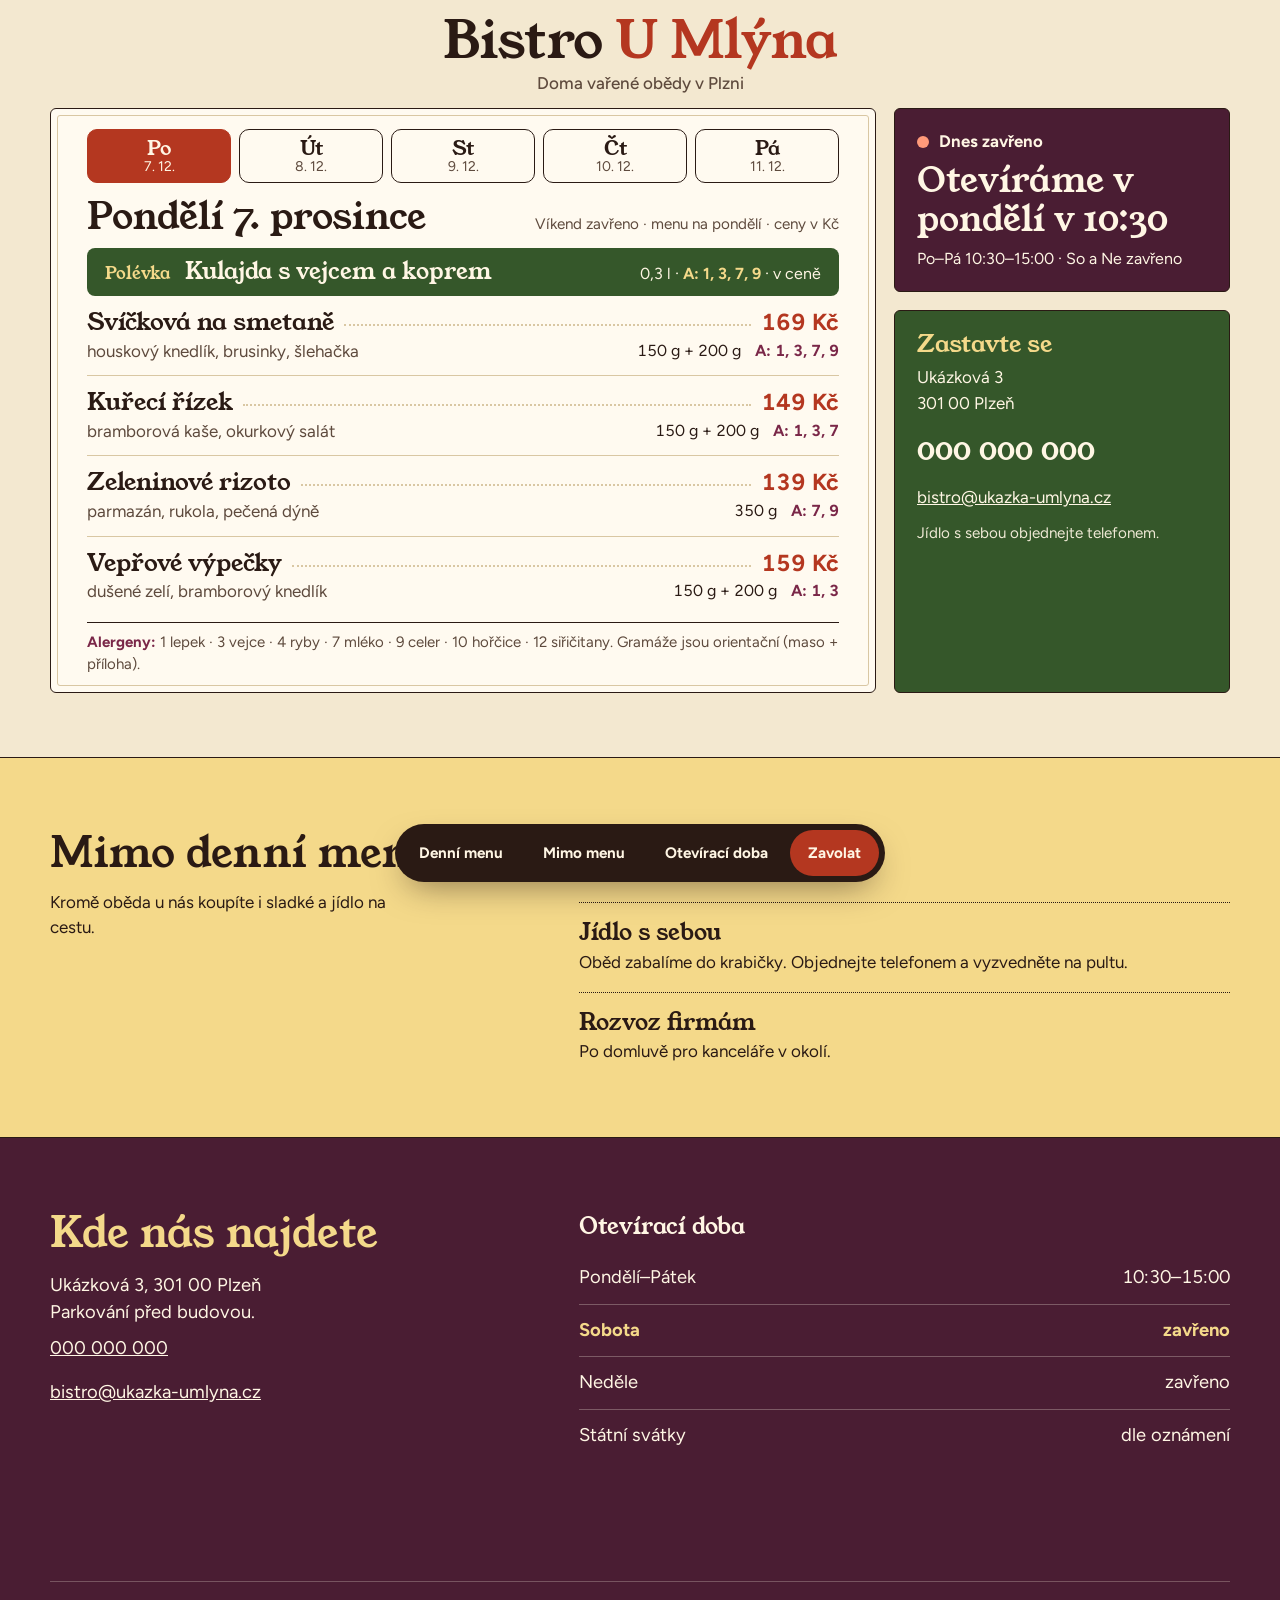
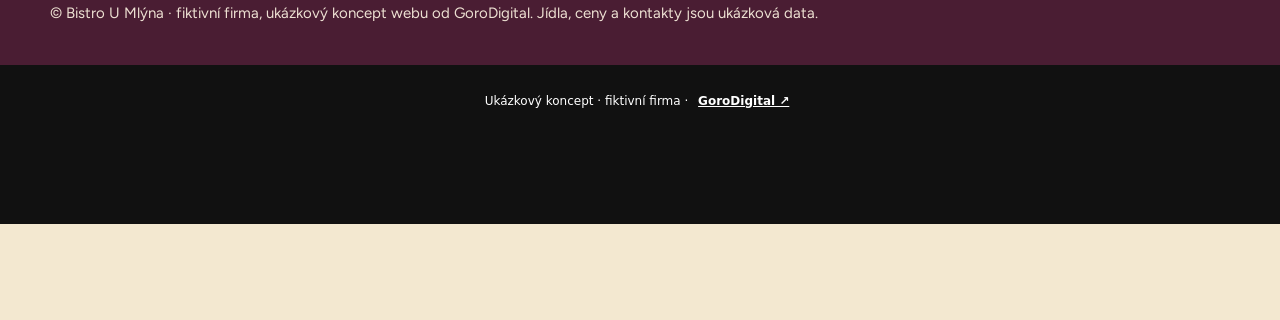
<file: demo/bistro/index.html>
<!doctype html>
<html lang="cs">
<head>
<meta charset="utf-8">
<meta name="viewport" content="width=device-width, initial-scale=1">
<meta name="robots" content="noindex, nofollow">
<title>Bistro U Mlýna – denní menu a otevírací doba (ukázkový koncept)</title>
<link rel="preconnect" href="https://fonts.googleapis.com">
<link rel="preconnect" href="https://fonts.gstatic.com" crossorigin>
<link href="https://fonts.googleapis.com/css2?family=Figtree:wght@400;500;700&family=Young+Serif&display=swap" rel="stylesheet">
<style>
:root{
  --paper:#f3e8d0;      /* page, warm newsprint */
  --sheet:#fffaf0;      /* the menu sheet */
  --ink:#2a1a14;
  --mu:#5e4a3d;
  --tomato:#b43720;     /* prices, active day */
  --herb:#35572a;       /* soup, call */
  --butter:#f4d98a;     /* open state, extras band */
  --beet:#4a1d33;       /* contact band */
  --beet-tx:#7a2748;    /* allergen codes */
  --cream:#fff6e4;
  --rule:#d9c7a3;
  --focus:#2a1a14;
  --display:'Young Serif',Georgia,'Times New Roman',serif;
  --text:'Figtree',system-ui,sans-serif;
}
*{box-sizing:border-box;margin:0;padding:0}
html{scroll-behavior:smooth;scrollbar-color:var(--tomato) var(--paper)}
body{font-family:var(--text);font-size:1.0625rem;background:var(--paper);color:var(--ink);line-height:1.5;padding-bottom:96px}
::selection{background:var(--butter);color:var(--ink)}
a{color:inherit}
:focus-visible{outline:3px solid var(--focus);outline-offset:3px;border-radius:4px}
.demo-tag{background:#111;color:#fff;font:500 12px/1.4 system-ui,sans-serif;padding:14px 16px 100px;text-align:center}
.demo-tag a{font-weight:700;text-decoration:underline;display:inline-block;padding:14px 6px}
.demo-tag :focus-visible{outline-color:#fff}
.in-frame .demo-tag{display:none}
.wrap{width:min(1180px,100% - 40px);margin-inline:auto}

/* Header: centered name, no top bar */
header.top{text-align:center;padding:14px 0 12px}
h1{font:400 clamp(2.2rem,5vw,3.3rem)/1 var(--display);letter-spacing:-.01em;text-wrap:balance}
h1 span{color:var(--tomato)}
header.top p{margin-top:4px;color:var(--mu);font-weight:500}

/* First screen: the menu is the page */
.stage{display:grid;grid-template-columns:minmax(0,1fr) 336px;grid-template-areas:"sheet status" "sheet contact";grid-template-rows:auto 1fr;gap:18px;padding-bottom:64px}
.sheet{grid-area:sheet;position:relative;background:var(--sheet);border:1.5px solid var(--ink);border-radius:6px;padding:20px clamp(18px,3vw,36px) 16px}
.sheet::before{content:"";position:absolute;inset:6px;border:1px solid var(--rule);border-radius:3px;pointer-events:none}
.sheet>*{position:relative}

.tabs{display:grid;grid-template-columns:repeat(5,1fr);gap:8px}
.tab{font:inherit;color:var(--ink);background:transparent;border:1.5px solid var(--ink);border-radius:10px;min-height:54px;padding:6px 4px;cursor:pointer;display:flex;flex-direction:column;align-items:center;justify-content:center;line-height:1.15}
.tab b{font:400 1.25rem/1.1 var(--display)}
.tab small{font-size:.875rem;color:var(--mu)}
.tab:hover{background:var(--butter)}
.tab[aria-selected="true"]{background:var(--tomato);border-color:var(--tomato);color:var(--cream)}
.tab[aria-selected="true"] small{color:var(--cream)}
.tab .today{display:none}
.tab.is-today b::after{content:"";display:inline-block;width:8px;height:8px;border-radius:50%;background:var(--herb);margin-left:6px;vertical-align:middle}
.tab.is-today[aria-selected="true"] b::after{background:var(--butter)}

.day-head{display:flex;flex-wrap:wrap;align-items:baseline;justify-content:space-between;gap:4px 20px;margin:14px 0 10px}
h2{font:400 clamp(1.6rem,3.2vw,2.3rem)/1.1 var(--display);text-wrap:balance}
.day-head p{color:var(--mu);font-size:.95rem}
.panel{animation:rise .35s cubic-bezier(.16,1,.3,1)}
@keyframes rise{from{opacity:0;transform:translateY(6px)}}

.soup{display:flex;align-items:baseline;flex-wrap:wrap;gap:2px 14px;background:var(--herb);color:var(--cream);border-radius:8px;padding:10px 18px}
.soup .lab{font:400 1.05rem var(--display);color:var(--butter)}
.soup .nm{font:400 1.45rem/1.2 var(--display)}
.soup .mt{margin-left:auto;font-size:1rem}
.soup .mt i{font-style:normal;color:var(--butter);font-weight:700}

.mains{list-style:none}
.dish{padding:12px 0 11px;border-bottom:1px solid var(--rule)}
.dish:last-child{border-bottom:0}
.dish .top{display:flex;align-items:baseline;gap:10px}
.dish .nm{font:400 1.5rem/1.2 var(--display)}
.dish .lead{flex:1;min-width:16px;border-bottom:2px dotted var(--rule);transform:translateY(-4px)}
.dish .pr{font:700 1.45rem/1 var(--text);color:var(--tomato);font-variant-numeric:tabular-nums;white-space:nowrap}
.dish .sub{display:flex;flex-wrap:wrap;justify-content:space-between;gap:0 18px;margin-top:2px}
.dish .ds{color:var(--mu);font-size:1.0625rem}
.dish .mt{display:flex;gap:0 14px;font-size:1rem;font-variant-numeric:tabular-nums}
.dish .mt .al{color:var(--beet-tx);font-weight:700}
.legend{margin-top:6px;padding-top:8px;border-top:1.5px solid var(--ink);color:var(--mu);font-size:.9375rem}
.legend b{color:var(--beet-tx)}

/* Status + contact */
.status{grid-area:status;background:var(--butter);border:1.5px solid var(--ink);border-radius:6px;padding:20px 22px}
.status .st{display:inline-flex;align-items:center;gap:10px;font-weight:700;font-size:1.05rem}
.status .st i{width:12px;height:12px;border-radius:50%;background:var(--herb);flex:none}
.status .big{font:400 clamp(1.7rem,3vw,2.2rem)/1.1 var(--display);margin-top:6px;text-wrap:balance}
.status .hrs{margin-top:8px;font-size:1rem}
.status.is-closed{background:var(--beet);color:var(--cream)}
.status.is-closed .st i{background:#ff9a7a}
.contact{grid-area:contact;background:var(--herb);color:var(--cream);border:1.5px solid var(--ink);border-radius:6px;padding:20px 22px;display:flex;flex-direction:column;gap:2px}
.contact h2{font-size:1.5rem;margin-bottom:6px;color:var(--butter)}
.contact address{font-style:normal}
.tel{display:inline-flex;align-items:center;min-height:48px;font:400 1.9rem/1 var(--display);text-decoration:none;color:var(--cream);margin-top:8px}
.tel:hover{color:var(--butter)}
.contact a:not(.tel){display:inline-flex;align-items:center;min-height:44px;overflow-wrap:anywhere}
.contact :focus-visible,.dark :focus-visible,.dock :focus-visible{outline-color:var(--butter)}
.contact .note{font-size:.95rem;opacity:.92}

/* Dock: floating bottom nav */
.dock{position:fixed;left:50%;bottom:18px;transform:translateX(-50%);z-index:50;display:flex;gap:4px;background:var(--ink);padding:6px;border-radius:99px;box-shadow:0 14px 34px -12px rgba(42,26,20,.55);max-width:calc(100% - 20px)}
.dock a{color:var(--cream);text-decoration:none;padding:0 18px;min-height:46px;display:inline-flex;align-items:center;border-radius:99px;font-weight:700;font-size:.95rem;white-space:nowrap}
.dock a:hover{background:rgba(255,255,255,.14)}
.dock .call{background:var(--tomato)}
.dock .call:hover{background:#8f2814}

/* Extras band */
.extras{background:var(--butter);border-block:1.5px solid var(--ink);padding:72px 0}
.extras .wrap{display:grid;grid-template-columns:minmax(0,5fr) minmax(0,7fr);gap:clamp(24px,5vw,72px);align-items:start}
.extras h2{font-size:clamp(1.9rem,3.6vw,2.6rem)}
.extras .intro{margin-top:14px;max-width:34ch}
.extras dl>div{padding:16px 0;border-bottom:1.5px dotted var(--ink)}
.extras dl>div:first-child{padding-top:0}
.extras dl>div:last-child{border-bottom:0;padding-bottom:0}
.extras dt{font:400 1.45rem/1.2 var(--display)}
.extras dd{margin-top:3px;max-width:52ch}

/* Where + hours */
.dark{background:var(--beet);color:var(--cream);padding:72px 0 40px}
.dark .wrap{display:grid;grid-template-columns:minmax(0,5fr) minmax(0,7fr);gap:clamp(24px,5vw,72px)}
.dark h2{font-size:clamp(1.9rem,3.6vw,2.6rem);color:var(--butter)}
.dark .where{margin-top:16px;font-size:1.15rem}
.dark .where a{display:inline-flex;align-items:center;min-height:44px}
.hours{width:100%;border-collapse:collapse;font-size:1.15rem}
.hours caption{text-align:left;font:400 1.45rem var(--display);padding-bottom:10px}
.hours th,.hours td{text-align:left;padding:12px 0;border-bottom:1px solid rgba(255,246,228,.28);font-weight:400}
.hours td{text-align:right;font-variant-numeric:tabular-nums}
.hours tr.now th,.hours tr.now td{color:var(--butter);font-weight:700}
.hours tr:last-child th,.hours tr:last-child td{border-bottom:0}
footer{margin-top:56px;border-top:1px solid rgba(255,246,228,.28);padding-top:20px;font-size:.9375rem;opacity:.9}

@media(max-width:940px){
  .stage{grid-template-columns:minmax(0,1fr);grid-template-areas:"status" "sheet" "contact";grid-template-rows:auto}
  .extras .wrap,.dark .wrap{grid-template-columns:minmax(0,1fr)}
  .extras,.dark{padding-top:56px}
}
@media(max-width:560px){
  body{font-size:1.0625rem}
  .wrap{width:calc(100% - 28px)}
  header.top{padding:16px 0 12px}
  .status{padding:14px 16px}
  .status .big{font-size:1.5rem}
  .sheet{padding:18px 14px 16px}
  .sheet::before{inset:4px}
  .tabs{gap:5px}
  .tab{min-height:56px;border-radius:8px}
  .tab b{font-size:1.1rem}
  .tab small{font-size:.8125rem}
  .soup .mt{margin-left:0;width:100%}
  .dish .nm{font-size:1.2rem}
  .dish .pr{font-size:1.15rem}
  .dock a{padding:0 13px;font-size:.9rem}
  .dock a.opt{display:none}
  .tel{font-size:1.7rem}
}
@media(max-width:380px){.dock{gap:2px;padding:5px}.dock a{padding:0 11px;font-size:.84rem}}
@media(prefers-reduced-motion:reduce){html{scroll-behavior:auto}.panel{animation:none}}
</style>
</head>
<body>
<header class="top">
  <h1>Bistro <span>U Mlýna</span></h1>
  <p>Doma vařené obědy v Plzni</p>
</header>

<main>
<div class="wrap stage">
  <section class="sheet" id="menu" aria-labelledby="menu-h">
    <div class="tabs" role="tablist" aria-label="Den v týdnu" id="tabs"></div>
    <div class="panel" id="panel" role="tabpanel" tabindex="0" aria-labelledby="menu-h">
      <div class="day-head"><h2 id="menu-h">Denní menu</h2><p id="menu-note">Polévka v ceně jídla · ceny v Kč</p></div>
      <div id="menu-body"></div>
    </div>
    <p class="legend"><b>Alergeny:</b> 1 lepek · 3 vejce · 4 ryby · 7 mléko · 9 celer · 10 hořčice · 12 siřičitany. Gramáže jsou orientační (maso + příloha).</p>
  </section>

  <div class="status" id="status" role="status" aria-live="polite">
    <span class="st"><i></i><span id="st-label">Dnes otevřeno</span></span>
    <p class="big" id="st-big">Po–Pá 10:30–15:00</p>
    <p class="hrs">Po–Pá 10:30–15:00 · So a Ne zavřeno</p>
  </div>

  <aside class="contact" id="kontakt" aria-labelledby="kontakt-h">
    <h2 id="kontakt-h">Zastavte se</h2>
    <address>Ukázková 3<br>301 00 Plzeň</address>
    <a class="tel" href="tel:000000000" aria-label="Zavolat na číslo 000 000 000">000 000 000</a>
    <a href="mailto:bistro@ukazka-umlyna.cz">bistro@ukazka-umlyna.cz</a>
    <p class="note">Jídlo s sebou objednejte telefonem.</p>
  </aside>
</div>

<section class="extras" id="mimo" aria-labelledby="mimo-h"><div class="wrap">
  <div>
    <h2 id="mimo-h">Mimo denní menu</h2>
    <p class="intro">Kromě oběda u nás koupíte i sladké a jídlo na cestu.</p>
  </div>
  <dl>
    <div><dt>Domácí koláče a štrúdl</dt><dd>Pečeme čerstvé, k obědu i na odnos.</dd></div>
    <div><dt>Jídlo s sebou</dt><dd>Oběd zabalíme do krabičky. Objednejte telefonem a vyzvedněte na pultu.</dd></div>
    <div><dt>Rozvoz firmám</dt><dd>Po domluvě pro kanceláře v okolí.</dd></div>
  </dl>
</div></section>

<section class="dark" id="kde" aria-labelledby="kde-h"><div class="wrap">
  <div>
    <h2 id="kde-h">Kde nás najdete</h2>
    <p class="where">Ukázková 3, 301 00 Plzeň<br>Parkování před budovou.<br><a href="tel:000000000">000 000 000</a><br><a href="mailto:bistro@ukazka-umlyna.cz">bistro@ukazka-umlyna.cz</a></p>
  </div>
  <table class="hours" id="hours">
    <caption>Otevírací doba</caption>
    <tbody>
      <tr data-d="1,2,3,4,5"><th scope="row">Pondělí–Pátek</th><td>10:30–15:00</td></tr>
      <tr data-d="6"><th scope="row">Sobota</th><td>zavřeno</td></tr>
      <tr data-d="0"><th scope="row">Neděle</th><td>zavřeno</td></tr>
      <tr><th scope="row">Státní svátky</th><td>dle oznámení</td></tr>
    </tbody>
  </table>
  <footer style="grid-column:1/-1">© Bistro U Mlýna · fiktivní firma, ukázkový koncept webu od GoroDigital. Jídla, ceny a kontakty jsou ukázková data.</footer>
</div></section>
</main>

<nav class="dock" aria-label="Navigace">
  <a href="#menu">Denní menu</a>
  <a class="opt" href="#mimo">Mimo menu</a>
  <a href="#kde">Otevírací doba</a>
  <a class="call" href="tel:000000000">Zavolat</a>
</nav>
<div class="demo-tag">Ukázkový koncept · fiktivní firma · <a href="../../">GoroDigital ↗</a></div>
<script>if(window.self!==window.top)document.documentElement.classList.add('in-frame')</script>
<script>
(function(){
  // Sample data: n name, d description, g grams, a allergens, p price (Kč)
  var DAYS=[
   {k:'Po',n:'Pondělí',soup:{n:'Kulajda s vejcem a koprem',g:'0,3 l',a:'1, 3, 7, 9'},mains:[
     {n:'Svíčková na smetaně',d:'houskový knedlík, brusinky, šlehačka',g:'150 g + 200 g',a:'1, 3, 7, 9',p:169},
     {n:'Kuřecí řízek',d:'bramborová kaše, okurkový salát',g:'150 g + 200 g',a:'1, 3, 7',p:149},
     {n:'Zeleninové rizoto',d:'parmazán, rukola, pečená dýně',g:'350 g',a:'7, 9',p:139},
     {n:'Vepřové výpečky',d:'dušené zelí, bramborový knedlík',g:'150 g + 200 g',a:'1, 3',p:159}]},
   {k:'Út',n:'Úterý',soup:{n:'Gulášová polévka',g:'0,3 l',a:'1, 9'},mains:[
     {n:'Hovězí guláš',d:'houskový knedlík, červená cibule',g:'150 g + 200 g',a:'1, 3, 9',p:165},
     {n:'Smažený sýr',d:'vařené brambory, tatarská omáčka',g:'120 g + 200 g',a:'1, 3, 7, 10',p:149},
     {n:'Těstoviny se špenátem',d:'kuřecí maso, smetana, parmazán',g:'400 g',a:'1, 3, 7',p:145},
     {n:'Pečené vepřové koleno',d:'hořčice, křen, černý chléb',g:'350 g',a:'1, 10, 12',p:189}]},
   {k:'St',n:'Středa',soup:{n:'Česnečka s krutony',g:'0,3 l',a:'1, 3, 9'},mains:[
     {n:'Vepřová pečeně',d:'dušené zelí, houskový knedlík',g:'150 g + 200 g',a:'1, 3',p:155},
     {n:'Čočka na kyselo',d:'volské oko, kyselá okurka',g:'350 g + 1 ks',a:'1, 3, 10, 12',p:139},
     {n:'Pstruh na másle',d:'petrželové brambory, citron',g:'250 g + 200 g',a:'4, 7',p:189}]},
   {k:'Čt',n:'Čtvrtek',soup:{n:'Zelňačka s uzeninou',g:'0,3 l',a:'1, 9'},mains:[
     {n:'Hovězí roštěnka na cibulce',d:'americké brambory, smetanový křen',g:'150 g + 200 g',a:'1, 7, 10',p:189},
     {n:'Kuřecí kari',d:'jasmínová rýže, koriandr',g:'150 g + 200 g',a:'7, 9',p:149},
     {n:'Bramborové knedlíky s uzeným',d:'dušené zelí, cibulka',g:'400 g',a:'1, 3',p:159},
     {n:'Salát s grilovaným sýrem',d:'listový mix, ořechy, medová zálivka',g:'300 g',a:'7, 8, 10',p:145}]},
   {k:'Pá',n:'Pátek',soup:{n:'Bramboračka s houbami',g:'0,3 l',a:'1, 7, 9'},mains:[
     {n:'Smažené rybí filé',d:'bramborový salát, citron',g:'150 g + 200 g',a:'1, 3, 4, 10',p:169},
     {n:'Vepřový řízek',d:'vařené brambory, máslo, petržel',g:'150 g + 200 g',a:'1, 3, 7',p:155},
     {n:'Houbové rizoto',d:'smetana, parmazán, pažitka',g:'350 g',a:'7, 9',p:145}]}
  ];
  var tabs=document.getElementById('tabs'),panel=document.getElementById('panel');
  var body=document.getElementById('menu-body'),note=document.getElementById('menu-note'),h=document.getElementById('menu-h');
  var fmt=new Intl.DateTimeFormat('en-GB',{timeZone:'Europe/Prague',year:'numeric',month:'numeric',day:'numeric',hour:'numeric',minute:'numeric',hourCycle:'h23'});
  function now(){
    var o={};fmt.formatToParts(new Date()).forEach(function(p){o[p.type]=+p.value});
    var u=Date.UTC(o.year,o.month-1,o.day);
    return {u:u,dow:new Date(u).getUTCDay(),min:o.hour*60+o.minute};
  }
  var DAY=86400000,csDate=new Intl.DateTimeFormat('cs-CZ',{timeZone:'UTC',day:'numeric',month:'long'});
  var t=now(),weekday=t.dow>=1&&t.dow<=5;
  var monday=weekday?t.u-(t.dow-1)*DAY:t.u+((8-t.dow)%7||1)*DAY;
  var todayIdx=weekday?t.dow-1:0,sel=todayIdx;
  function dateOf(i){return new Date(monday+i*DAY)}
  function short(i){var d=dateOf(i);return d.getUTCDate()+'. '+(d.getUTCMonth()+1)+'.'}

  DAYS.forEach(function(d,i){
    var b=document.createElement('button');
    b.type='button';b.className='tab'+(weekday&&i===todayIdx?' is-today':'');
    b.id='tab-'+i;b.setAttribute('role','tab');b.setAttribute('aria-controls','panel');
    b.setAttribute('aria-label',d.n+' '+csDate.format(dateOf(i))+(weekday&&i===todayIdx?' (dnes)':''));
    b.innerHTML='<b>'+d.k+'</b><small>'+short(i)+'</small>';
    b.addEventListener('click',function(){select(i,false)});
    b.addEventListener('keydown',function(e){
      var n=i;
      if(e.key==='ArrowRight'||e.key==='ArrowDown')n=(i+1)%5;
      else if(e.key==='ArrowLeft'||e.key==='ArrowUp')n=(i+4)%5;
      else if(e.key==='Home')n=0;else if(e.key==='End')n=4;else return;
      e.preventDefault();select(n,true);
    });
    tabs.appendChild(b);
  });

  function esc(s){return s}
  function select(i,focus){
    sel=i;var d=DAYS[i];
    [].forEach.call(tabs.children,function(b,j){
      b.setAttribute('aria-selected',j===i?'true':'false');b.tabIndex=j===i?0:-1;
    });
    if(focus)tabs.children[i].focus();
    panel.setAttribute('aria-labelledby','tab-'+i);
    var lab=d.n+' '+csDate.format(dateOf(i));
    h.textContent=lab;
    var isToday=weekday&&i===todayIdx;
    note.textContent=!weekday&&i===0?'Víkend zavřeno · menu na pondělí · ceny v Kč':(isToday?'Dnes · polévka v ceně jídla · ceny v Kč':'Polévka v ceně jídla · ceny v Kč');
    var s=d.soup,html='<div class="soup"><span class="lab">Polévka</span><span class="nm">'+s.n+'</span><span class="mt">'+s.g+' · <i>A: '+s.a+'</i> · v ceně</span></div><ul class="mains">';
    d.mains.forEach(function(m){
      html+='<li class="dish"><div class="top"><span class="nm">'+m.n+'</span><span class="lead" aria-hidden="true"></span><span class="pr">'+m.p+'&nbsp;Kč</span></div><div class="sub"><p class="ds">'+m.d+'</p><p class="mt"><span>'+m.g+'</span><span class="al">A: '+m.a+'</span></p></div></li>';
    });
    body.innerHTML=html+'</ul>';
    panel.style.animation='none';void panel.offsetWidth;panel.style.animation='';
  }

  // Open / closed from the real clock in Europe/Prague
  var st=document.getElementById('status'),sl=document.getElementById('st-label'),sb=document.getElementById('st-big');
  var OPEN=630,CLOSE=900;
  function hm(m){var h=Math.floor(m/60),mm=m%60;return h+':'+(mm<10?'0':'')+mm}
  function status(){
    var n=now(),isW=n.dow>=1&&n.dow<=5,open=isW&&n.min>=OPEN&&n.min<CLOSE;
    st.classList.toggle('is-closed',!open);
    if(open){
      var left=CLOSE-n.min;
      sl.textContent='Dnes otevřeno';
      sb.textContent='do 15:00'+(left<=60?' · zavíráme za '+left+' min':'');
    }else{
      sl.textContent=isW&&n.min<OPEN?'Teď zavřeno':(isW?'Dnes už zavřeno':'Dnes zavřeno');
      var when;
      if(isW&&n.min<OPEN)when='dnes v '+hm(OPEN);
      else if(n.dow>=1&&n.dow<=4)when='zítra v '+hm(OPEN);
      else when='v pondělí v '+hm(OPEN);
      sb.textContent='Otevíráme '+when;
    }
    [].forEach.call(document.querySelectorAll('#hours tr[data-d]'),function(r){
      r.classList.toggle('now',r.getAttribute('data-d').split(',').indexOf(String(n.dow))>-1);
    });
  }
  select(sel,false);status();setInterval(status,30000);
})();
</script>
</body>
</html>
</file>
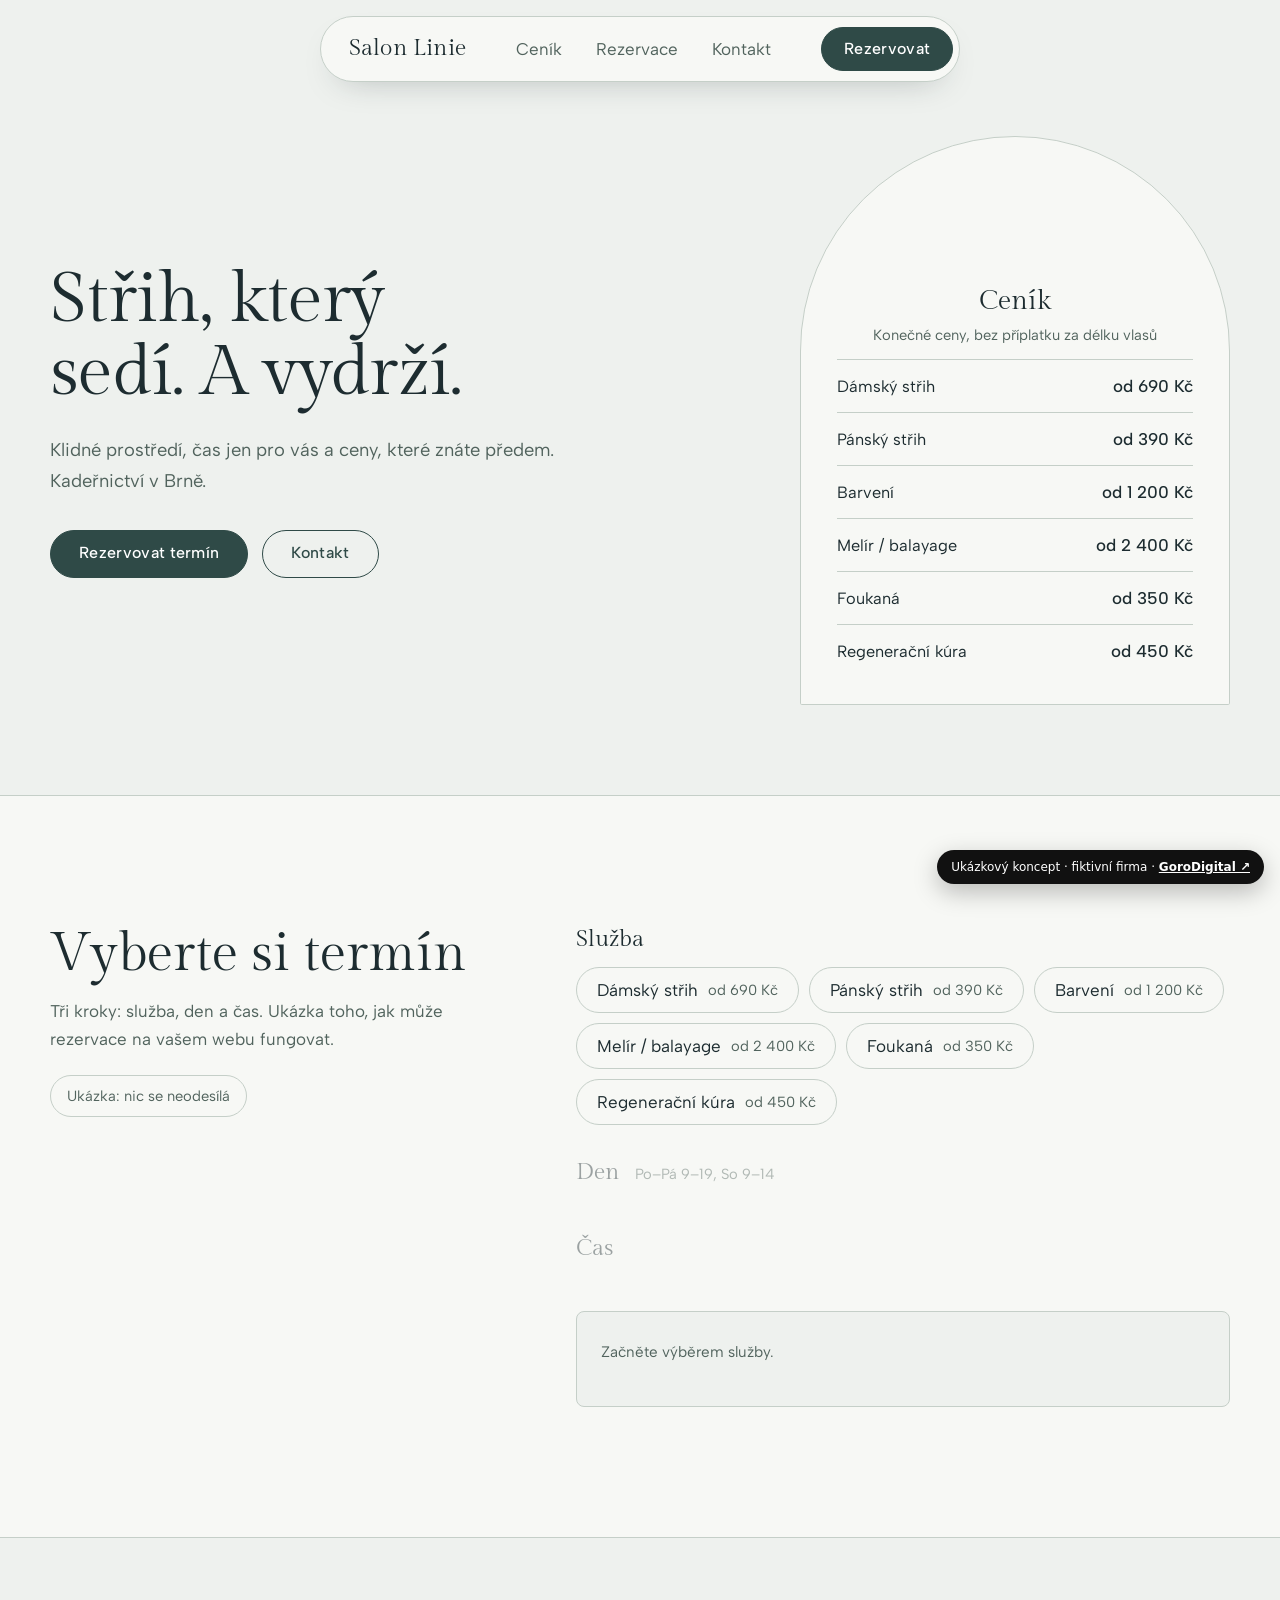
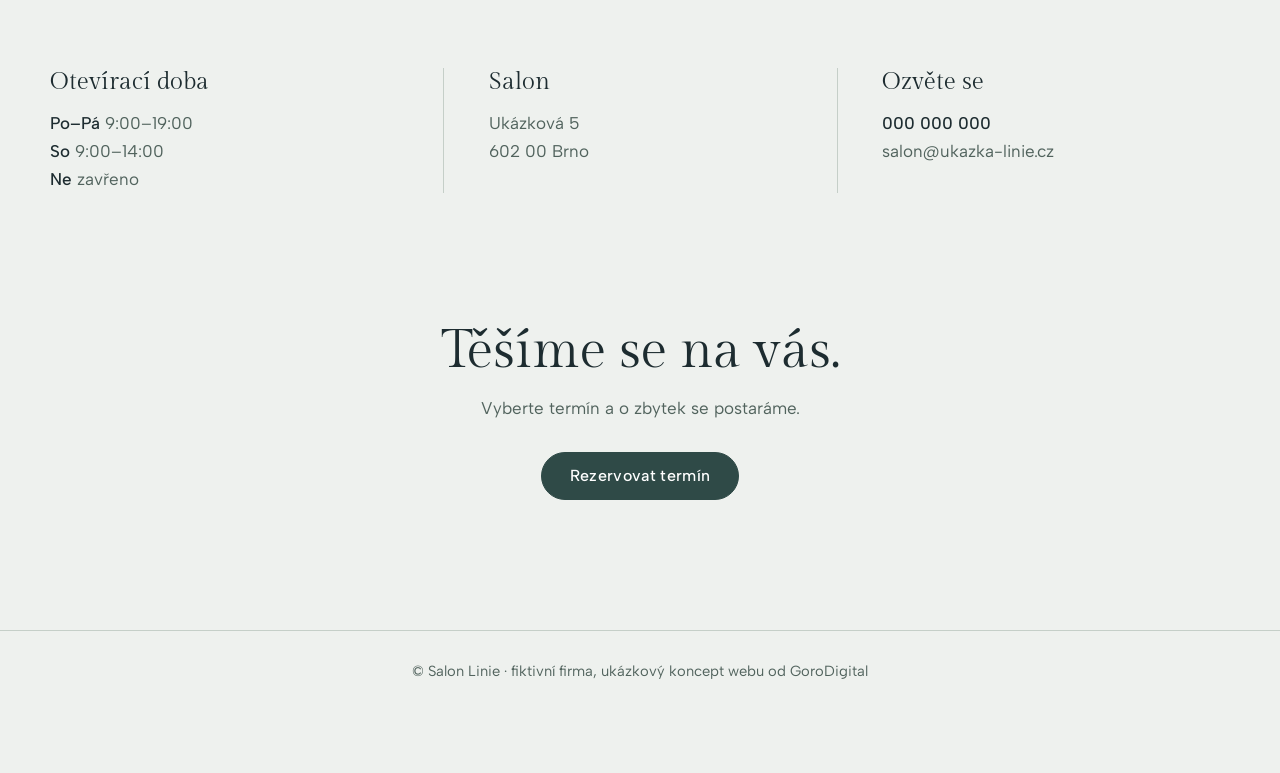
<file: demo/salon/index.html>
<!doctype html>
<html lang="cs">
<head>
<meta charset="utf-8">
<meta name="viewport" content="width=device-width, initial-scale=1">
<meta name="robots" content="noindex, nofollow">
<title>Salon Linie – kadeřnictví Brno (ukázkový koncept)</title>
<link rel="preconnect" href="https://fonts.googleapis.com">
<link rel="preconnect" href="https://fonts.gstatic.com" crossorigin>
<link href="https://fonts.googleapis.com/css2?family=Albert+Sans:wght@400;500&family=Gilda+Display&display=swap" rel="stylesheet">
<style>
:root{
  --bg:#eef1ee;--paper:#f7f8f5;--ink:#1d2c30;--mu:#51635d;--sage:#2f4a47;--sage-d:#223836;--tint:#dde5df;--line:#c5cfc8;
  --ease:cubic-bezier(.16,1,.3,1);
  --serif:'Gilda Display',Georgia,'Times New Roman',serif;--sans:'Albert Sans',system-ui,sans-serif
}
*{box-sizing:border-box;margin:0;padding:0}
html{scroll-behavior:smooth;scroll-padding-top:96px;scrollbar-color:var(--line) var(--bg)}
body{font:400 1.0625rem/1.65 var(--sans);background:var(--bg);color:var(--ink);-webkit-font-smoothing:antialiased}
::selection{background:var(--sage);color:#fff}
a{color:inherit;text-decoration:none}
:focus-visible{outline:2px solid var(--sage);outline-offset:3px;border-radius:4px}
.demo-tag{position:fixed;right:16px;bottom:16px;z-index:60;background:#111;color:#fff;font:500 12px/1 system-ui,sans-serif;padding:11px 14px;border-radius:99px;box-shadow:0 8px 24px rgba(0,0,0,.25)}
.demo-tag a{font-weight:700;text-decoration:underline}
.in-frame .demo-tag{display:none}
.wrap{width:min(1180px,100% - 48px);margin-inline:auto}

/* floating pill nav */
header.pill{position:sticky;top:16px;z-index:40;display:flex;align-items:center;gap:36px;width:max-content;max-width:calc(100% - 24px);margin:16px auto 0;padding:6px 6px 6px 28px;background:var(--paper);border:1px solid var(--line);border-radius:99px;box-shadow:0 14px 34px -20px rgba(29,44,48,.35)}
.logo{display:inline-flex;align-items:center;min-height:44px;font:400 1.45rem/1 var(--serif);letter-spacing:.01em;white-space:nowrap}
nav{display:flex;gap:6px}
nav a{padding:12px 14px;min-height:44px;display:inline-flex;align-items:center;color:var(--mu);border-radius:99px;transition:color .4s var(--ease),background .4s var(--ease)}
nav a:hover{color:var(--ink);background:var(--tint)}
.btn{display:inline-flex;align-items:center;justify-content:center;min-height:48px;padding:0 28px;background:var(--sage);color:#fff;border:1px solid var(--sage);border-radius:99px;font:500 1rem/1.3 var(--sans);letter-spacing:.02em;cursor:pointer;transition:background .5s var(--ease),color .5s var(--ease),border-color .5s var(--ease)}
.btn:hover{background:var(--sage-d);border-color:var(--sage-d)}
.btn--sm{min-height:44px;padding:0 22px}
.btn--ol{background:transparent;color:var(--sage);border-color:var(--sage)}
.btn--ol:hover{background:var(--sage);color:#fff}
.btn[disabled]{opacity:.45;cursor:not-allowed}

/* hero */
.hero{display:grid;grid-template-columns:1.12fr .88fr;gap:clamp(40px,7vw,110px);align-items:center;padding:clamp(36px,6vh,72px) 0 clamp(64px,10vh,110px)}
h1{font:400 clamp(2.9rem,5.5vw,5rem)/1.04 var(--serif);letter-spacing:-.01em;text-wrap:balance}
.lead{margin-top:26px;font-size:1.15rem;color:var(--mu);max-width:44ch}
.cta{display:flex;gap:14px;margin-top:34px;flex-wrap:wrap}

/* price arch */
.arch{position:relative;justify-self:end;width:min(100%,430px);padding:clamp(86px,14vw,150px) 36px 26px;border:1px solid var(--line);border-radius:999px 999px 8px 8px;background:var(--paper)}
.arch h2{font:400 1.7rem/1.1 var(--serif);text-align:center;margin-bottom:6px}
.arch .note{text-align:center;color:var(--mu);font-size:.92rem;margin-bottom:12px}
.prices{list-style:none}
.prices li{display:flex;justify-content:space-between;align-items:baseline;gap:16px;padding:12px 0;border-top:1px solid var(--line);transition:padding .6s var(--ease)}
.prices li:hover{padding-inline:6px}
.prices span{font-size:1.02rem}
.prices b{font-weight:500;white-space:nowrap;font-variant-numeric:tabular-nums}

/* sections */
section{padding:clamp(72px,11vw,130px) 0}
h2.big{font:400 clamp(2.2rem,4.2vw,3.3rem)/1.08 var(--serif);text-wrap:balance}
.sub{color:var(--mu);margin-top:14px;max-width:46ch}
.book{border-block:1px solid var(--line);background:var(--paper)}
.book-grid{display:grid;grid-template-columns:.8fr 1.2fr;gap:clamp(36px,7vw,110px);align-items:start}
.sample{display:inline-block;margin-top:22px;padding:8px 16px;border:1px solid var(--line);border-radius:99px;font-size:.92rem;color:var(--mu)}
form.flow{display:grid;gap:34px}
fieldset{border:0;min-inline-size:0}
fieldset[disabled]{opacity:.42;transition:opacity .6s var(--ease)}
fieldset:not([disabled]){opacity:1;transition:opacity .6s var(--ease)}
legend{font:400 1.45rem/1.2 var(--serif);margin-bottom:14px;padding:0}
legend small{font:400 .92rem var(--sans);color:var(--mu);margin-left:10px}
.opts{display:flex;flex-wrap:wrap;gap:10px}
.opts input{position:absolute;opacity:0;width:1px;height:1px}
.opts label{display:inline-flex;align-items:center;min-height:46px;padding:0 20px;border:1px solid var(--line);border-radius:99px;cursor:pointer;background:transparent;transition:background .45s var(--ease),border-color .45s var(--ease),color .45s var(--ease)}
.opts label:hover{border-color:var(--sage);background:var(--tint)}
.opts input:checked+label{background:var(--sage);border-color:var(--sage);color:#fff}
.opts input:focus-visible+label{outline:2px solid var(--sage);outline-offset:3px}
.opts input:disabled+label{color:#6d7c76;text-decoration:line-through;cursor:not-allowed;background:transparent;border-style:dashed}
.opts label i{font-style:normal;color:var(--mu);margin-left:10px;font-size:.92rem}
.opts input:checked+label i{color:#dbe7e1}
.done{padding:22px 24px;border:1px solid var(--line);border-radius:8px;background:var(--bg);min-height:96px}
.done p{margin:0}
.done .res{font:400 1.35rem/1.35 var(--serif)}
.done .tiny{margin-top:6px;color:var(--mu);font-size:.95rem}
.actions{display:flex;gap:12px;flex-wrap:wrap;margin-top:18px}
.step-in{animation:rise .9s var(--ease) backwards}
.tick{display:block;width:34px;height:34px;margin-bottom:10px;color:var(--sage)}
.tick circle{fill:none;stroke:var(--line);stroke-width:1.2}
.tick path{fill:none;stroke:currentColor;stroke-width:1.6;stroke-linecap:round;stroke-linejoin:round;stroke-dasharray:24;stroke-dashoffset:0;animation:draw 1s var(--ease) .15s backwards}
@keyframes draw{from{stroke-dashoffset:24}}
.prices li{position:relative}
.prices li::after{content:'';position:absolute;left:0;bottom:-1px;height:1px;width:100%;background:var(--sage);transform:scaleX(0);transform-origin:left;transition:transform .9s var(--ease)}
.prices li:hover::after{transform:scaleX(1)}

/* info */
.info{display:grid;grid-template-columns:repeat(3,1fr);gap:0}
.info>div{padding:0 clamp(20px,3.5vw,48px);border-left:1px solid var(--line)}
.info>div:first-child{padding-left:0;border-left:0}
.info h3{font:400 1.5rem/1.2 var(--serif);margin-bottom:12px}
.info p{color:var(--mu)} .info b{color:var(--ink);font-weight:500}
.final{text-align:center;padding-top:0}
.final p{color:var(--mu);margin:14px auto 30px;max-width:40ch}
footer{padding:28px 0 90px;color:var(--mu);font-size:.92rem;text-align:center;border-top:1px solid var(--line)}

/* gentle entrance */
@keyframes rise{from{opacity:0;transform:translateY(14px)}}
@keyframes unveil{from{clip-path:inset(0 0 100% 0);opacity:.2}}
.hero h1{animation:rise 1.3s var(--ease) .1s backwards}
.hero .lead{animation:rise 1.3s var(--ease) .3s backwards}
.hero .cta{animation:rise 1.3s var(--ease) .45s backwards}
.arch{animation:unveil 1.8s var(--ease) .2s backwards}
.arch>*{animation:rise 1.4s var(--ease) .9s backwards}
.js .reveal{opacity:0;transform:translateY(14px);transition:opacity 1.2s var(--ease),transform 1.2s var(--ease)}
.js .reveal.in{opacity:1;transform:none}

@media(max-width:900px){
  .hero{grid-template-columns:1fr;gap:48px}
  .arch{justify-self:center}
  .book-grid{grid-template-columns:1fr}
  .info{grid-template-columns:1fr;gap:34px}
  .info>div,.info>div:first-child{padding:0;border:0;border-top:1px solid var(--line);padding-top:26px}
}
@media(max-width:700px){nav{display:none}header.pill{gap:18px;padding-left:22px}}
@media(max-width:420px){.arch{padding-inline:22px}.opts label{padding:0 16px}}
@media(prefers-reduced-motion:reduce){
  html{scroll-behavior:auto}
  *,*::before,*::after{animation:none!important;transition:none!important}
  .js .reveal{opacity:1;transform:none}
}
</style>
</head>
<body>
<header class="pill">
  <a class="logo" href="#">Salon Linie</a>
  <nav aria-label="Hlavní navigace"><a href="#cenik">Ceník</a><a href="#rezervace">Rezervace</a><a href="#kontakt">Kontakt</a></nav>
  <a class="btn btn--sm" href="#rezervace">Rezervovat</a>
</header>

<main>
<div class="wrap hero">
  <div>
    <h1>Střih, který sedí. A vydrží.</h1>
    <p class="lead">Klidné prostředí, čas jen pro vás a ceny, které znáte předem. Kadeřnictví v Brně.</p>
    <div class="cta"><a class="btn" href="#rezervace">Rezervovat termín</a><a class="btn btn--ol" href="#kontakt">Kontakt</a></div>
  </div>
  <div class="arch" id="cenik">
    <h2>Ceník</h2>
    <p class="note">Konečné ceny, bez příplatku za délku vlasů</p>
    <ul class="prices">
      <li><span>Dámský střih</span><b>od 690 Kč</b></li>
      <li><span>Pánský střih</span><b>od 390 Kč</b></li>
      <li><span>Barvení</span><b>od 1 200 Kč</b></li>
      <li><span>Melír / balayage</span><b>od 2 400 Kč</b></li>
      <li><span>Foukaná</span><b>od 350 Kč</b></li>
      <li><span>Regenerační kúra</span><b>od 450 Kč</b></li>
    </ul>
  </div>
</div>

<section class="book" id="rezervace"><div class="wrap book-grid">
  <div class="reveal">
    <h2 class="big">Vyberte si termín</h2>
    <p class="sub">Tři kroky: služba, den a čas. Ukázka toho, jak může rezervace na vašem webu fungovat.</p>
    <p class="sample">Ukázka: nic se neodesílá</p>
  </div>
  <form class="flow reveal" id="flow" novalidate>
    <fieldset id="f-service"><legend>Služba</legend><div class="opts" id="o-service"></div></fieldset>
    <fieldset id="f-day" disabled><legend>Den <small>Po–Pá 9–19, So 9–14</small></legend><div class="opts" id="o-day"></div></fieldset>
    <fieldset id="f-time" disabled><legend>Čas</legend><div class="opts" id="o-time"></div></fieldset>
    <div class="done" id="done" role="status" aria-live="polite">
      <p class="tiny" id="hint">Začněte výběrem služby.</p>
    </div>
  </form>
</div></section>

<section id="kontakt"><div class="wrap">
  <div class="info reveal">
    <div><h3>Otevírací doba</h3><p><b>Po–Pá</b> 9:00–19:00<br><b>So</b> 9:00–14:00<br><b>Ne</b> zavřeno</p></div>
    <div><h3>Salon</h3><p>Ukázková 5<br>602 00 Brno</p></div>
    <div><h3>Ozvěte se</h3><p><b>000 000 000</b><br>salon@ukazka-linie.cz</p></div>
  </div>
</div></section>

<section class="final"><div class="wrap reveal"><h2 class="big">Těšíme se na vás.</h2><p>Vyberte termín a o zbytek se postaráme.</p><a class="btn" href="#rezervace">Rezervovat termín</a></div></section>
</main>
<footer>© Salon Linie · fiktivní firma, ukázkový koncept webu od GoroDigital</footer>
<div class="demo-tag">Ukázkový koncept · fiktivní firma · <a href="../../">GoroDigital ↗</a></div>
<script>if(window.self!==window.top)document.documentElement.classList.add('in-frame')</script>
<script>
(function(){
  document.documentElement.classList.add('js');
  var reduce=matchMedia('(prefers-reduced-motion: reduce)').matches;
  var $=function(id){return document.getElementById(id)};
  var services=[['Dámský střih','od 690 Kč'],['Pánský střih','od 390 Kč'],['Barvení','od 1 200 Kč'],['Melír / balayage','od 2 400 Kč'],['Foukaná','od 350 Kč'],['Regenerační kúra','od 450 Kč']];
  var dn=['Ne','Po','Út','St','Čt','Pá','So'];
  var state={s:null,d:null,t:null};
  var done=$('done');

  function opt(host,name,id,value,label,extra,disabled){
    var d=document.createElement('div');d.style.display='contents';
    var i=document.createElement('input');i.type='radio';i.name=name;i.id=id;i.value=value;if(disabled)i.disabled=true;
    var l=document.createElement('label');l.htmlFor=id;l.textContent=label;
    if(extra){var e=document.createElement('i');e.textContent=extra;l.appendChild(e)}
    d.appendChild(i);d.appendChild(l);host.appendChild(d);
  }
  services.forEach(function(s,n){opt($('o-service'),'service','s'+n,s[0],s[0],s[1])});

  function buildDays(){
    var h=$('o-day');h.innerHTML='';
    var d=new Date(),n=0,k=0;
    d.setDate(d.getDate()+1);
    while(n<6&&k<20){
      if(d.getDay()!==0){
        var v=dn[d.getDay()]+' '+d.getDate()+'. '+(d.getMonth()+1)+'.';
        opt(h,'day','d'+n,d.getDay(),v,'',false);
        h.querySelector('#d'+n).dataset.label=v;n++;
      }
      d.setDate(d.getDate()+1);k++;
    }
  }
  function buildTimes(dow,seed){
    var h=$('o-time');h.innerHTML='';
    var end=dow===6?14:19,n=0;
    for(var m=9*60;m<end*60;m+=90){
      var t=Math.floor(m/60)+':'+(m%60?'30':'00');
      var taken=((seed*7+n*5)%5)===0;
      opt(h,'time','t'+n,t,t,'',taken);n++;
    }
  }
  function lockTail(from){
    if(from<=1){$('f-time').disabled=true;$('o-time').innerHTML=''}
  }
  function summary(){
    done.innerHTML='';
    var p=document.createElement('p');
    if(!state.s){p.className='tiny';p.textContent='Začněte výběrem služby.'}
    else if(!state.d){p.className='tiny';p.textContent='Vybráno: '+state.s+'. Teď zvolte den.'}
    else if(!state.t){p.className='tiny';p.textContent='Vybráno: '+state.s+', '+state.d+'. Zbývá zvolit čas.'}
    else{
      var ns='http://www.w3.org/2000/svg',sv=document.createElementNS(ns,'svg');
      sv.setAttribute('class','tick');sv.setAttribute('viewBox','0 0 34 34');sv.setAttribute('aria-hidden','true');
      sv.innerHTML='<circle cx="17" cy="17" r="16"/><path d="M10 17.5l5 5 9-10"/>';done.appendChild(sv);
      p.className='res step-in';p.textContent=state.s+', '+state.d+' v '+state.t;
      var q=document.createElement('p');q.className='tiny';q.textContent='Ukázka: nic se neodesílá. Zde by přišlo potvrzení e-mailem.';
      var a=document.createElement('div');a.className='actions';
      var b=document.createElement('button');b.type='button';b.className='btn btn--ol';b.textContent='Začít znovu';b.id='again';
      a.appendChild(b);done.appendChild(p);done.appendChild(q);done.appendChild(a);return;
    }
    done.appendChild(p);
  }
  var form=$('flow');
  form.addEventListener('change',function(e){
    var t=e.target;
    if(t.name==='service'){state.s=t.value;state.d=null;state.t=null;buildDays();$('f-day').disabled=false;lockTail(1)}
    if(t.name==='day'){state.d=t.dataset.label;state.t=null;buildTimes(+t.value,+t.id.slice(1)+1);$('f-time').disabled=false}
    if(t.name==='time'){state.t=t.value}
    summary();
  });
  form.addEventListener('click',function(e){
    if(e.target.id==='again'){
      state={s:null,d:null,t:null};form.reset();
      $('f-day').disabled=true;$('f-time').disabled=true;$('o-day').innerHTML='';$('o-time').innerHTML='';
      summary();$('s0').focus();
    }
  });
  form.addEventListener('submit',function(e){e.preventDefault()});

  var els=document.querySelectorAll('.reveal');
  if('IntersectionObserver' in window&&!reduce){
    var io=new IntersectionObserver(function(es){es.forEach(function(x){if(x.isIntersecting){x.target.classList.add('in');io.unobserve(x.target)}})},{threshold:.15});
    els.forEach(function(el){io.observe(el)});
  }else els.forEach(function(el){el.classList.add('in')});
})();
</script>
</body>
</html>
</file>
<file: styles.css>
:root{
  --bg:#ffffff;
  --tint:#f5f4ef;
  --ink:#0a0a0a;
  --muted:#5c5c56;
  --line:#e3e2db;
  --hl:#9060f8;          /* highlighter violet: always used as a background behind dark text */
  --hl-soft:#e4d8fe;
  --err:#ff9aa5;
  --radius:16px;
  --display:"Bricolage Grotesque","Inter Tight",system-ui,sans-serif;
  --sans:"Inter Tight",system-ui,-apple-system,"Segoe UI",sans-serif;
  --ease:cubic-bezier(.2,.7,.2,1);
  --hard:6px 6px 0 var(--ink);
}
*{box-sizing:border-box;margin:0;padding:0}
html{scroll-behavior:smooth;scroll-padding-top:80px}
body{font-family:var(--sans);background:var(--bg);color:var(--ink);line-height:1.55;-webkit-font-smoothing:antialiased;overflow-x:hidden}
a{color:inherit;text-decoration:none}
ul,ol{list-style:none}
img,svg{display:block;max-width:100%}
em{font-style:normal}
h1,h2,h3{text-wrap:balance}
p,li{text-wrap:pretty}
h1 em,h2 em{background:linear-gradient(transparent 58%,var(--hl) 58%,var(--hl) 94%,transparent 94%);padding:0 .06em;margin:0 -.06em;-webkit-box-decoration-break:clone;box-decoration-break:clone}
.wrap{width:min(1200px,100% - 48px);margin-inline:auto}
::selection{background:var(--hl);color:var(--ink)}
:focus-visible{outline:3px solid var(--ink);outline-offset:3px;border-radius:4px}
.contact :focus-visible,.callbar :focus-visible{outline-color:var(--hl)}

/* NAV */
.nav{position:fixed;inset:0 0 auto 0;z-index:50;display:flex;align-items:center;justify-content:space-between;gap:24px;padding:14px max(24px,calc((100% - 1200px)/2));transition:background .3s,box-shadow .3s}
.nav.is-scrolled{background:#fff;box-shadow:0 1px 0 var(--line)}
.logo{font-family:var(--display);font-weight:800;font-size:1.3rem;letter-spacing:-.04em;display:inline-flex;align-items:center}
.logo span{font-weight:400;margin-left:1px}
.logo i{width:9px;height:9px;border-radius:2px;background:var(--hl);border:1.5px solid var(--ink);margin-left:5px;transform:translateY(3px) rotate(12deg)}
.nav__links{display:flex;gap:30px;font-size:.95rem;font-weight:500;color:var(--muted)}
.nav__links a{position:relative;transition:color .2s}
.nav__links a::after{content:"";position:absolute;left:0;bottom:-4px;height:6px;width:0;background:var(--hl);z-index:-1;transition:width .3s var(--ease)}
.nav__links a:hover{color:var(--ink)}
.nav__links a:hover::after{width:100%}
.burger{display:none;background:none;border:0;width:44px;height:44px;position:relative;cursor:pointer}
.burger span{position:absolute;left:11px;right:11px;height:2px;background:var(--ink);transition:transform .3s,top .3s}
.burger span:first-child{top:16px}.burger span:last-child{top:26px}
.burger[aria-expanded=true] span:first-child{top:21px;transform:rotate(45deg)}
.burger[aria-expanded=true] span:last-child{top:21px;transform:rotate(-45deg)}

/* BUTTONS */
.btn{display:inline-flex;align-items:center;justify-content:center;gap:10px;min-height:48px;padding:13px 26px;border-radius:12px;font:700 .98rem/1.3 var(--sans);border:2px solid var(--ink);cursor:pointer;transition:transform .2s var(--ease),box-shadow .2s var(--ease),background .2s,color .2s}
.btn--sm{min-height:44px;padding:9px 18px;font-size:.9rem;border-radius:10px}
.btn--full{width:100%}
.btn--dark{background:var(--ink);color:#fff}
.btn--dark:hover{background:var(--hl);color:var(--ink);transform:translate(-3px,-3px);box-shadow:var(--hard)}
.btn--ghost{background:#fff;color:var(--ink)}
.btn--ghost:hover{background:var(--hl);transform:translate(-3px,-3px);box-shadow:var(--hard)}
.btn--light{background:var(--hl);color:var(--ink);border-color:var(--hl)}
.btn--light:hover{background:#fff;border-color:#fff;transform:translate(-3px,-3px);box-shadow:6px 6px 0 var(--hl)}
.btn:disabled{opacity:.6;cursor:progress;transform:none;box-shadow:none}
.arr{transition:transform .25s var(--ease)}
.btn:hover .arr{transform:translateX(4px)}

/* HERO */
.hero{position:relative;padding:150px 0 90px;overflow:hidden}
.hero__glow{position:absolute;inset:0;background-image:radial-gradient(rgba(10,10,10,.14) 1.2px,transparent 1.3px);background-size:26px 26px;-webkit-mask-image:radial-gradient(ellipse 60% 70% at 78% 30%,#000,transparent 75%);mask-image:radial-gradient(ellipse 60% 70% at 78% 30%,#000,transparent 75%);pointer-events:none}
.hero__grid{position:relative;display:grid;grid-template-columns:1.1fr .9fr;gap:60px;align-items:center}
.eyebrow{display:inline-flex;align-items:center;gap:10px;font-size:.88rem;font-weight:600;padding:7px 14px 7px 11px;border:1.5px solid var(--ink);border-radius:8px;background:var(--hl-soft);margin-bottom:28px}
.dot{width:8px;height:8px;border-radius:50%;background:var(--ink)}
h1{font-family:var(--display);font-size:clamp(2.6rem,6.2vw,5.3rem);line-height:1;letter-spacing:-.04em;font-weight:800}
.lead{margin-top:26px;font-size:1.2rem;color:var(--muted);max-width:520px}
.hero__actions{display:flex;flex-wrap:wrap;gap:14px;margin-top:36px}
.hero__facts{display:flex;gap:40px;margin-top:56px;padding-top:28px;border-top:2px solid var(--ink)}
.hero__facts strong{font-family:var(--display);font-size:1.9rem;white-space:nowrap;letter-spacing:-.04em;font-weight:800;display:block;line-height:1}
.hero__facts small{display:block;margin-top:8px;color:var(--muted);font-size:.85rem;line-height:1.35}

/* BROWSER FRAME + LIVE PREVIEWS */
.hero__visual{display:block}
.browser{background:#fff;border:2px solid var(--ink);border-radius:14px;overflow:hidden;box-shadow:8px 8px 0 var(--ink);transition:transform .25s var(--ease),box-shadow .25s var(--ease)}
.hero__visual .browser{box-shadow:10px 10px 0 var(--ink)}
.work__item:hover .browser{transform:translate(-5px,-5px);box-shadow:13px 13px 0 var(--ink)}
.browser__bar{display:flex;align-items:center;gap:6px;padding:10px 14px;background:var(--hl);border-bottom:2px solid var(--ink)}
.browser__bar i{width:10px;height:10px;border-radius:50%;background:#fff;border:1.5px solid var(--ink)}
.browser__bar span{margin-left:12px;flex:1;max-width:240px;font-size:.78rem;font-weight:600;color:var(--ink);background:#fff;border-radius:6px;padding:5px 12px;border:1.5px solid var(--ink)}
.thumb{position:relative;aspect-ratio:16/10;overflow:hidden;background:#fff}
.thumb iframe{position:absolute;left:0;top:0;width:1280px;height:800px;border:0;transform-origin:0 0;transform:scale(.3);pointer-events:none}
.hero__visual .thumb iframe{opacity:0;transition:opacity .35s var(--ease)}
.hero__visual .thumb iframe.is-on{opacity:1}
.showcase__link{display:block}
.showcase__link:hover .browser{transform:translate(-5px,-5px);box-shadow:13px 13px 0 var(--ink)}
.switch{display:flex;flex-wrap:wrap;gap:8px;margin-bottom:22px}
.switch__btn{font:700 .88rem/1.3 var(--sans);padding:8px 16px;border-radius:999px;border:2px solid var(--ink);background:#fff;color:var(--ink);cursor:pointer;transition:background .2s var(--ease),transform .2s var(--ease)}
.switch__btn:hover{transform:translateY(-2px)}
.switch__btn.is-on{background:var(--hl)}
.showcase__note{margin-top:22px;color:var(--muted);font-size:.9rem}

/* SECTIONS */
.section{padding:130px 0}
.section--tint{background:var(--tint)}
.head{max-width:760px;margin-bottom:64px}
h2{font-family:var(--display);font-size:clamp(2.1rem,4.4vw,3.6rem);line-height:1.04;letter-spacing:-.04em;font-weight:800}
.sub{margin-top:18px;color:var(--muted);font-size:1.1rem;max-width:60ch}

/* PLANS */
.plans{display:grid;grid-template-columns:repeat(2,1fr);gap:26px;align-items:stretch}
.plan{position:relative;background:#fff;border:2px solid var(--ink);border-radius:var(--radius);padding:36px 32px;display:flex;flex-direction:column;transition:transform .25s var(--ease),box-shadow .25s var(--ease)}
.plan:hover{transform:translate(-4px,-4px);box-shadow:var(--hard)}
.plan--pop{background:var(--hl-soft)}
.plan h3{font-family:var(--display);font-size:1.5rem;letter-spacing:-.04em;font-weight:800}
.plan__d{color:var(--muted);font-size:.95rem;margin:8px 0 24px}
.price{font-family:var(--display);font-size:3.2rem;letter-spacing:-.05em;font-weight:800;line-height:1}
.price--sm{font-size:2.2rem}
.price small{font-family:var(--sans);font-size:.95rem;letter-spacing:0;color:var(--muted);font-weight:600}
.plan ul{margin:28px 0 34px;display:grid;gap:12px;font-size:1rem;flex:1;padding-top:26px;border-top:1.5px dashed #9b9a90}
.plan li::before{content:"";display:inline-block;width:18px;height:18px;margin-right:10px;border-radius:5px;background:var(--hl) url("data:image/svg+xml,%3Csvg xmlns='http://www.w3.org/2000/svg' viewBox='0 0 16 16'%3E%3Cpath d='m4 8.5 2.5 2.5L12 5.5' fill='none' stroke='%230a0a0a' stroke-width='2' stroke-linecap='round' stroke-linejoin='round'/%3E%3C/svg%3E") center/14px no-repeat;border:1.5px solid var(--ink);vertical-align:-3px}
.badge{position:absolute;top:-15px;left:28px;background:var(--hl);color:var(--ink);border:2px solid var(--ink);font-size:.78rem;font-weight:800;padding:5px 13px;border-radius:8px;text-transform:uppercase;letter-spacing:.06em}
.payment{margin-top:26px;max-width:70ch;font-size:1.02rem}
.payment strong{font-weight:800}
.addon{margin-top:18px;display:grid;grid-template-columns:minmax(0,.8fr) minmax(0,1.4fr) auto;gap:20px 40px;align-items:center;background:#fff;border:2px dashed var(--ink);border-radius:var(--radius);padding:26px 32px}
.addon h3{font-family:var(--display);font-size:1.35rem;letter-spacing:-.04em;font-weight:800}
.addon__title p{color:var(--muted);font-size:.9rem;margin-top:2px}
.addon__text{font-size:1rem}
.addon__buy{display:flex;align-items:center;gap:22px}

/* WORK */
.work{display:grid;grid-template-columns:repeat(3,1fr);gap:34px}
.work__item{display:block}
.work__meta{display:flex;justify-content:space-between;align-items:flex-start;gap:12px;margin-top:26px}
.work__meta h3{font-family:var(--display);font-size:1.25rem;letter-spacing:-.04em;font-weight:800}
.work__meta p{color:var(--muted);font-size:.95rem}
.tag{font-size:.78rem;font-weight:700;padding:5px 11px;border-radius:6px;border:1.5px solid var(--ink);background:#fff;white-space:nowrap}

/* STEPS */
.steps-wrap{display:grid;grid-template-columns:.8fr 1.2fr;gap:80px;align-items:start}
.steps-wrap .head{position:sticky;top:120px;margin:0}
.steps li{display:grid;grid-template-columns:100px 1fr;gap:20px;padding:34px 0;border-top:2px solid var(--ink)}
.steps li:last-child{border-bottom:2px solid var(--ink)}
.n{font-family:var(--display);font-size:3.6rem;font-weight:800;line-height:1;letter-spacing:-.05em;color:transparent;-webkit-text-stroke:2px var(--ink);transition:color .3s}
.steps li:hover .n{color:var(--hl)}
.steps h3{font-family:var(--display);font-size:1.5rem;letter-spacing:-.04em;font-weight:800;margin-bottom:8px}
.steps p{color:var(--muted);max-width:460px}

/* ABOUT */
.about__text{max-width:760px}
.about__text h2{margin-bottom:28px}
.pull{margin:0 0 28px;padding:20px 24px;border:2px solid var(--ink);border-radius:var(--radius);background:var(--hl-soft);font-family:var(--display);font-size:1.4rem;line-height:1.32;letter-spacing:-.03em;font-weight:800}
.about__text p{color:var(--muted);font-size:1.08rem;margin-bottom:16px;max-width:62ch}
.pull{text-wrap:balance}
.how{margin:34px 0 36px}
.how li{padding:22px 0;border-top:2px solid var(--ink)}
.how li:last-child{border-bottom:2px solid var(--ink)}
.how h3{font-family:var(--display);font-size:1.25rem;letter-spacing:-.03em;font-weight:800;margin-bottom:6px}
.about__text .how p{margin-bottom:0;max-width:56ch}

/* CONTACT */
.contact{padding-top:40px}
.contact__box{background:var(--ink);color:#fff;border-radius:28px;padding:70px;display:grid;grid-template-columns:1fr 1fr;gap:70px;position:relative;overflow:hidden}
.contact__box::before{content:"";position:absolute;inset:0;background-image:radial-gradient(rgba(255,255,255,.12) 1.2px,transparent 1.3px);background-size:26px 26px;-webkit-mask-image:radial-gradient(ellipse 60% 80% at 100% 0%,#000,transparent 75%);mask-image:radial-gradient(ellipse 60% 80% at 100% 0%,#000,transparent 75%);pointer-events:none}
.contact__box>*{position:relative}
.contact h2 em{background:none;color:var(--hl);padding:0;margin:0}
.contact__side>p{margin-top:20px;color:rgba(255,255,255,.78);font-size:1.08rem;max-width:420px}
.contact__list{margin-top:40px;display:grid;gap:8px}
.contact__list li{display:grid;gap:0;padding-bottom:12px;border-bottom:1px solid rgba(255,255,255,.18);color:rgba(255,255,255,.85)}
.contact__list span{font-size:.8rem;text-transform:uppercase;letter-spacing:.12em;color:rgba(255,255,255,.62)}
.contact__list a{display:inline-flex;align-items:center;min-height:44px;font-size:1.2rem;font-weight:600}
.contact__list a:hover{color:var(--hl)}
.form{display:grid;gap:16px;align-content:start}
.field{display:grid;gap:7px}
.form label{font-size:.9rem;color:rgba(255,255,255,.85);font-weight:600}
.form .opt{font-weight:400;color:rgba(255,255,255,.62)}
.form input,.form select,.form textarea{width:100%;font:400 1rem var(--sans);color:#fff;background:rgba(255,255,255,.07);border:1.5px solid rgba(255,255,255,.35);border-radius:10px;padding:14px 16px;min-height:50px;transition:border-color .2s,background .2s;resize:vertical}
.form select option{background:var(--ink);color:#fff}
.form input::placeholder,.form textarea::placeholder{color:rgba(255,255,255,.58)}
.form input:focus-visible,.form select:focus-visible,.form textarea:focus-visible{outline:3px solid var(--hl);outline-offset:2px;border-color:var(--hl);background:rgba(255,255,255,.1)}
.form [aria-invalid=true]{border-color:var(--err);border-width:2px}
.form [aria-invalid=true]:focus{outline:3px solid var(--hl);outline-offset:2px}
.hint{font-size:.9rem;color:rgba(255,255,255,.78);margin-bottom:-6px}
.err{color:var(--err);font-size:.9rem;font-weight:600}
.err:empty{display:none}
.hp{position:absolute;left:-9999px;width:1px;height:1px;overflow:hidden}
[hidden]{display:none!important}
.sent{display:grid;gap:14px;align-content:start;justify-items:start}
.sent:focus{outline:none}
.sent__icon{display:grid;place-items:center;width:64px;height:64px;border-radius:50%;background:var(--hl);margin-bottom:6px}
.sent__icon svg{width:30px;height:30px;fill:none;stroke:var(--ink);stroke-width:3;stroke-linecap:round;stroke-linejoin:round}
.sent h3{font-family:var(--display);font-size:2rem;line-height:1.1;letter-spacing:-.04em;font-weight:800}
.sent p{color:rgba(255,255,255,.85);font-size:1.08rem;max-width:44ch}
.sent a{font-weight:600;text-decoration:underline;text-underline-offset:3px}
.sent a:hover{color:var(--hl)}
.btn--outline-light{background:transparent;color:#fff;border-color:rgba(255,255,255,.6);margin-top:8px}
.btn--outline-light:hover{background:var(--hl);color:var(--ink);border-color:var(--hl)}
.reassure{font-size:.9rem;color:rgba(255,255,255,.78);text-align:center}
.form__note{font-size:.95rem;min-height:1.4em;color:var(--hl);text-align:center}
.form__note.is-error{color:var(--err)}
.form__note a{text-decoration:underline;text-underline-offset:3px}

/* FOOTER */
.footer{padding:40px 0;border-top:2px solid var(--ink)}
.footer__in{display:flex;justify-content:space-between;align-items:center;gap:20px;flex-wrap:wrap;color:var(--muted);font-size:.9rem}
.footer .logo{color:var(--ink)}
.totop{display:inline-flex;align-items:center;min-height:44px;padding:0 8px;font-weight:600}
.totop:hover{color:var(--ink);background:var(--hl)}

/* MOBILE CALL BAR */
.callbar{display:none}

/* REVEAL */
.reveal{opacity:0;transform:translateY(28px);transition:opacity .9s var(--ease),transform .9s var(--ease);transition-delay:var(--d,0s)}
.reveal.in{opacity:1;transform:none}

/* RESPONSIVE */
@media(max-width:1060px){
  .hero__grid{grid-template-columns:1fr;gap:70px}
  .hero__visual{max-width:560px}
  .work{grid-template-columns:1fr 1fr}
  .steps-wrap{grid-template-columns:1fr;gap:50px}
  .steps-wrap .head{position:static}
  .contact__box{grid-template-columns:1fr;padding:46px 32px;gap:44px}
  .addon{grid-template-columns:1fr;gap:14px}
}
@media(max-width:820px){
  .burger{display:block}
  .nav__cta{display:none}
  .nav__links{position:fixed;inset:64px 16px auto 16px;flex-direction:column;gap:0;background:#fff;border:2px solid var(--ink);border-radius:16px;padding:10px;box-shadow:6px 6px 0 var(--ink);opacity:0;pointer-events:none;transform:translateY(-8px);transition:.25s var(--ease);font-size:1.1rem}
  .nav__links.open{opacity:1;pointer-events:auto;transform:none}
  .nav__links a{padding:14px 16px;color:var(--ink)}
  .nav__links a::after{display:none}
  .plans{grid-template-columns:1fr;max-width:520px}
  .addon{max-width:520px}
  .hero__write{display:none} /* the call bar already carries "Napsat mi" */
  body{padding-bottom:calc(76px + env(safe-area-inset-bottom))}
  .callbar{position:fixed;left:0;right:0;bottom:0;z-index:45;display:flex;gap:10px;padding:10px 16px calc(10px + env(safe-area-inset-bottom));background:#fff;border-top:2px solid var(--ink);transition:transform .3s var(--ease)}
  .callbar .btn{flex:1;min-height:52px;padding:12px 14px}
  .callbar .btn:first-child{flex:1.5}
  .callbar.is-hidden{transform:translateY(110%)}
}
@media(max-width:640px){
  .section{padding:90px 0}
  .hero{padding:120px 0 40px}
  .work{grid-template-columns:1fr}
  .hero__visual{display:none}
  .hero__facts{gap:16px}
  .hero__facts strong{font-size:1.25rem}
  .hero__facts small{font-size:.8rem}
  .steps li{grid-template-columns:64px 1fr}
  .n{font-size:2.6rem}
  .browser{box-shadow:6px 6px 0 var(--ink)}
  .addon__buy{flex-wrap:wrap}
  .contact .wrap{width:calc(100% - 24px)}
  .contact__box{padding:32px 20px;border-radius:22px}
}
@media(prefers-reduced-motion:reduce){
  *{animation:none!important;transition:none!important}
  .reveal{opacity:1;transform:none}
  html{scroll-behavior:auto}
}
</file>
